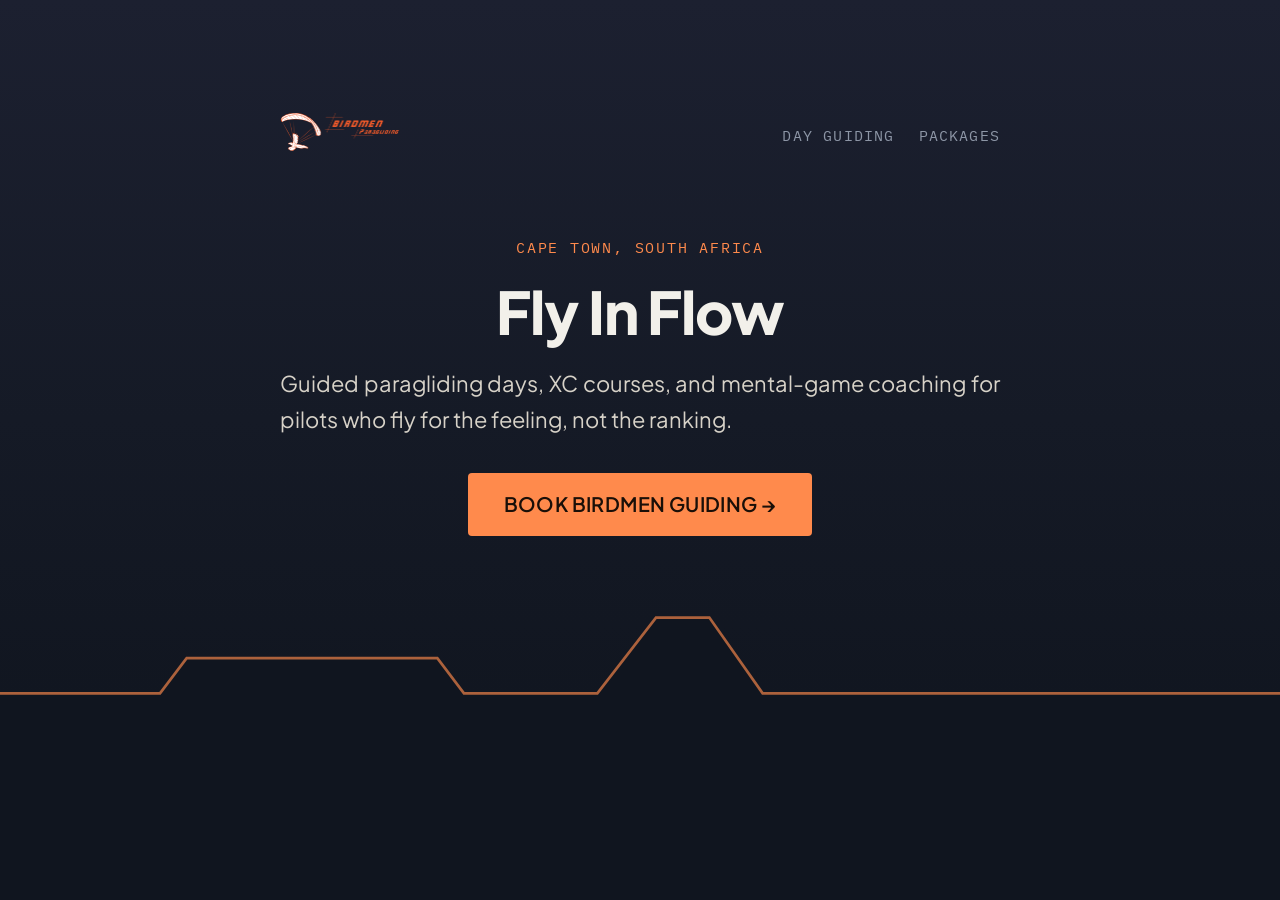
<file: index.html>
<!doctype html>
<html lang="en">
<head>
<meta charset="utf-8" />
<meta name="viewport" content="width=device-width, initial-scale=1" />
<title>Fly In Flow</title>
<meta name="description" content="Fly In Flow — guided paragliding and XC coaching for pilots who fly for the feeling, not the ranking." />
<meta property="og:site_name" content="Birdmen Paragliding" />
<meta property="og:type" content="website" />
<meta property="og:url" content="https://flyinflow.com/" />
<meta property="og:title" content="Fly In Flow" />
<meta property="og:description" content="Fly In Flow — guided paragliding and XC coaching for pilots who fly for the feeling, not the ranking." />
<meta property="og:image" content="https://flyinflow.com/birdmen-day-trips-hero.jpg" />
<meta name="twitter:card" content="summary_large_image" />
<meta name="twitter:title" content="Fly In Flow" />
<meta name="twitter:description" content="Fly In Flow — guided paragliding and XC coaching for pilots who fly for the feeling, not the ranking." />
<meta name="twitter:image" content="https://flyinflow.com/birdmen-day-trips-hero.jpg" />
<link rel="preconnect" href="https://fonts.googleapis.com">
<link rel="preconnect" href="https://fonts.gstatic.com" crossorigin>
<link href="https://fonts.googleapis.com/css2?family=Plus+Jakarta+Sans:wght@400;500;600;700;800&family=IBM+Plex+Mono:wght@400;500&display=swap" rel="stylesheet">
<link rel="icon" href="/favicon-48x48.png" type="image/png" sizes="48x48" />
<link rel="stylesheet" href="/styles.css" />
</head>
<body>
  <section class="hero" style="border-top:none; padding-bottom:0;">
    <div class="wrap" style="padding-top:40px;">
      <div class="site-nav">
        <a href="/"><img class="logo" src="/birdmen-logo.png" alt="Birdmen Paragliding" /></a>
        <nav class="site-nav-links">
          <a href="/birdmen-guiding">Day Guiding</a>
          <a href="/birdmen-packages">Packages</a>
        </nav>
      </div>
      <div style="text-align:center; padding-top:48px;">
        <p class="eyebrow">Cape Town, South Africa</p>
        <h1>Fly In Flow</h1>
        <p class="lede" style="margin:0 auto 36px;">Guided paragliding days, XC courses, and mental-game coaching for pilots who fly for the feeling, not the ranking.</p>
        <a class="cta" href="/birdmen-intake">Book Birdmen Guiding →</a>
      </div>
    </div>
    <svg class="ridge" viewBox="0 0 1200 160" preserveAspectRatio="none" aria-hidden="true">
      <path class="ridge-fill" d="M0,160 L0,95 L150,95 L175,62 L410,62 L435,95 L560,95 L615,24 L665,24 L715,95 L1200,95 L1200,160 Z" />
      <path class="ridge-line" d="M0,95 L150,95 L175,62 L410,62 L435,95 L560,95 L615,24 L665,24 L715,95 L1200,95" />
    </svg>
  </section>
</body>
</html>
</file>
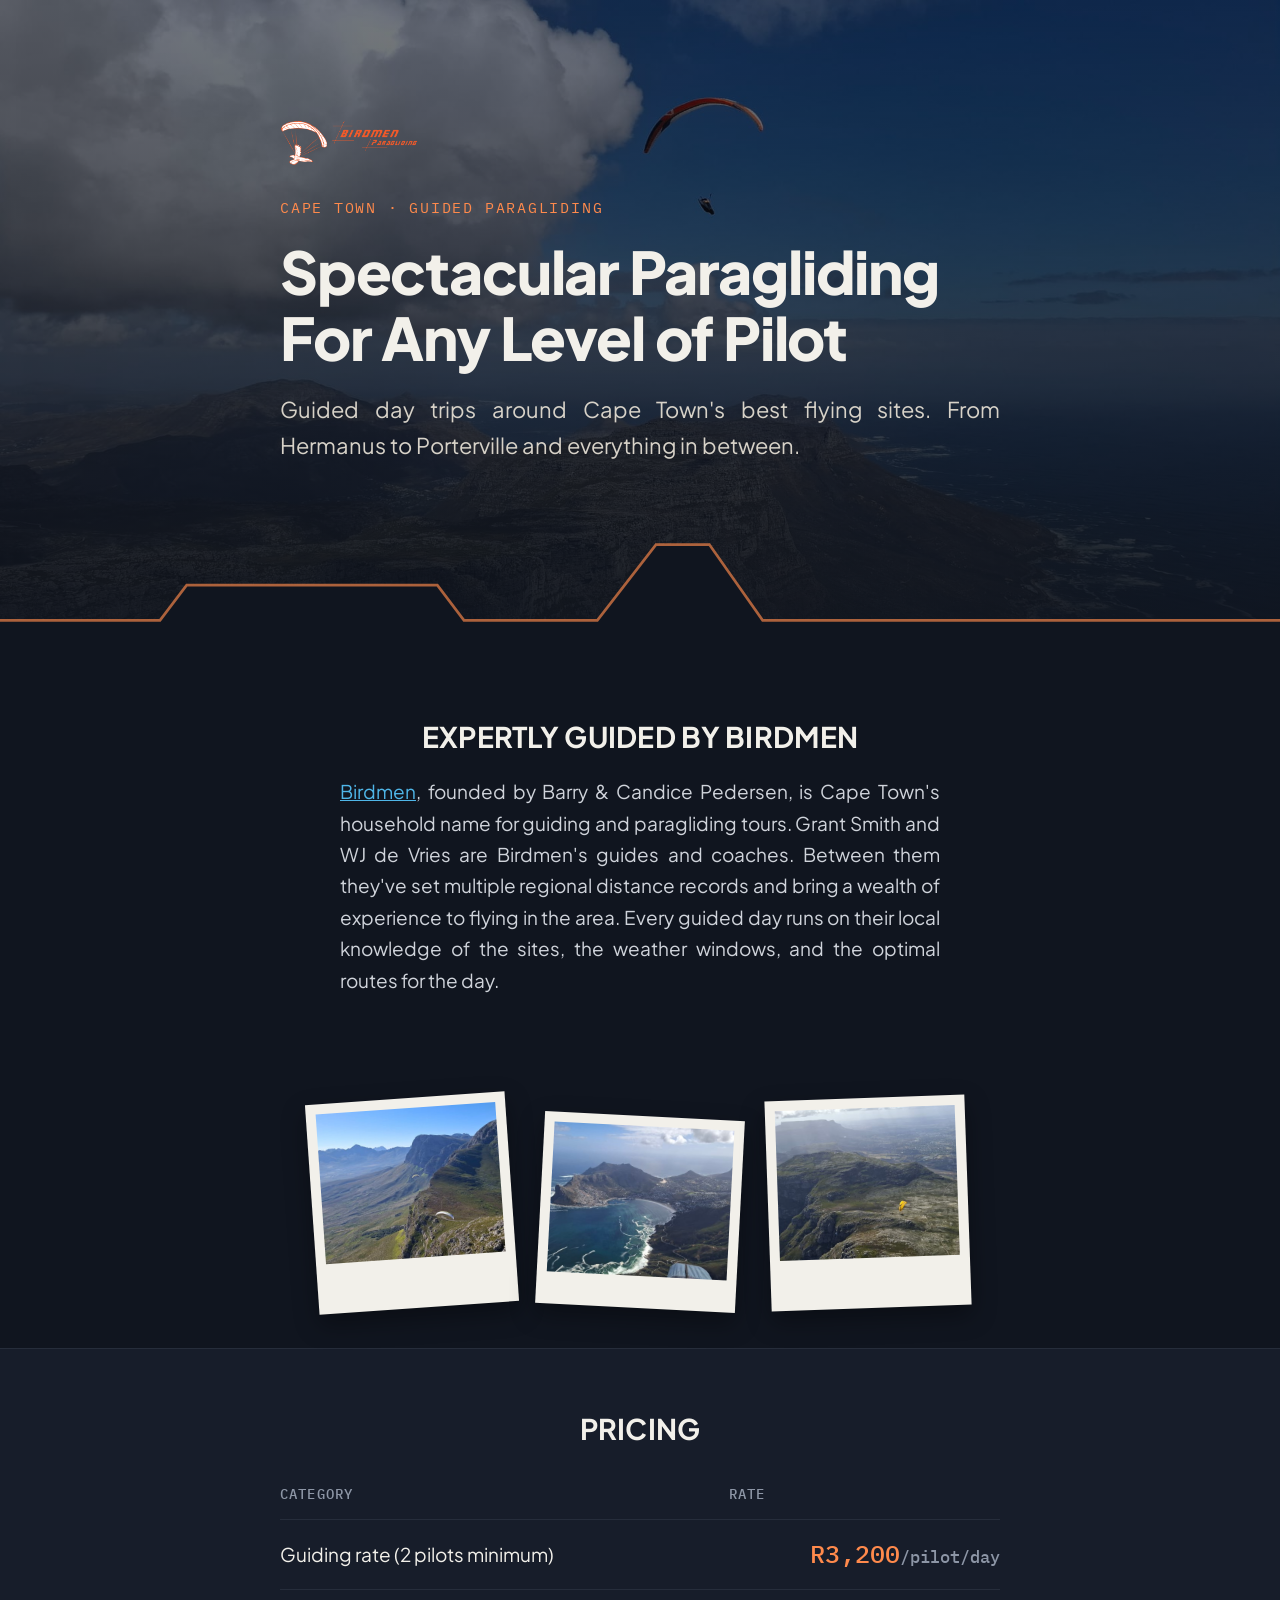
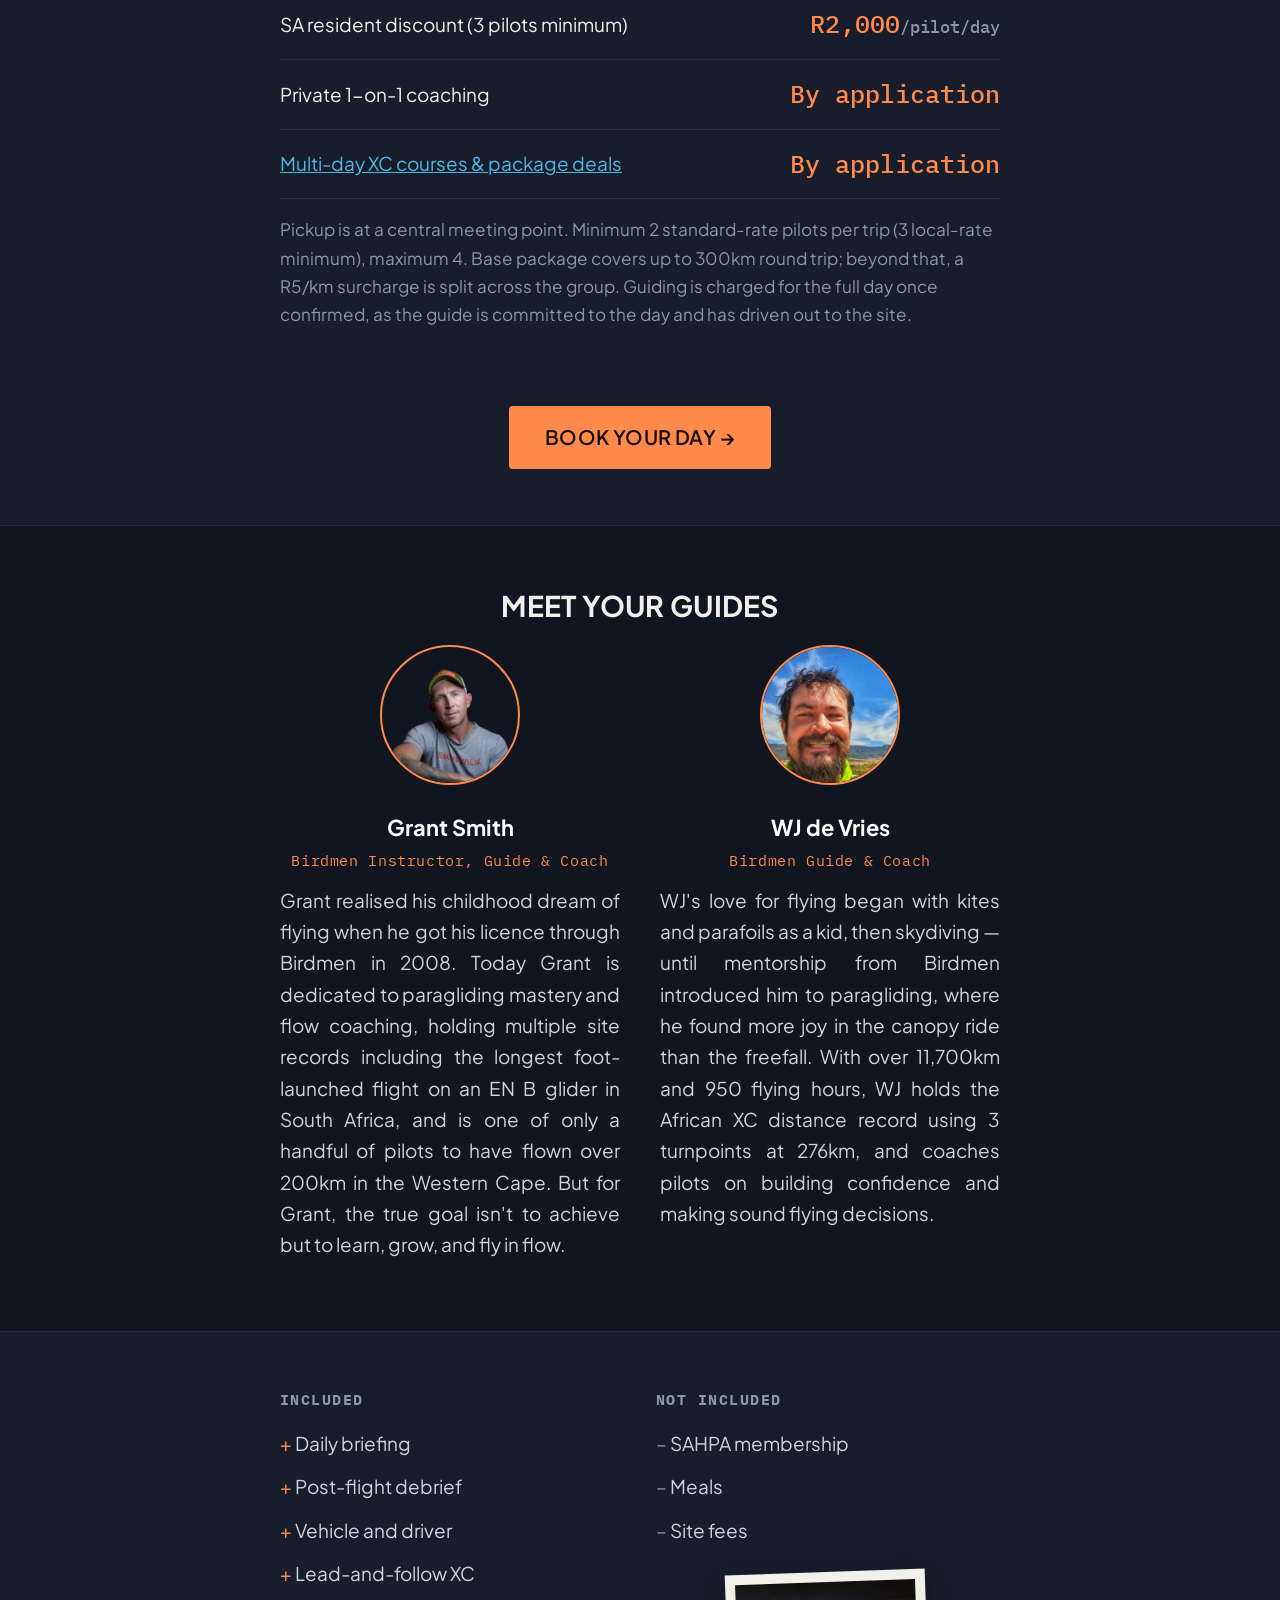
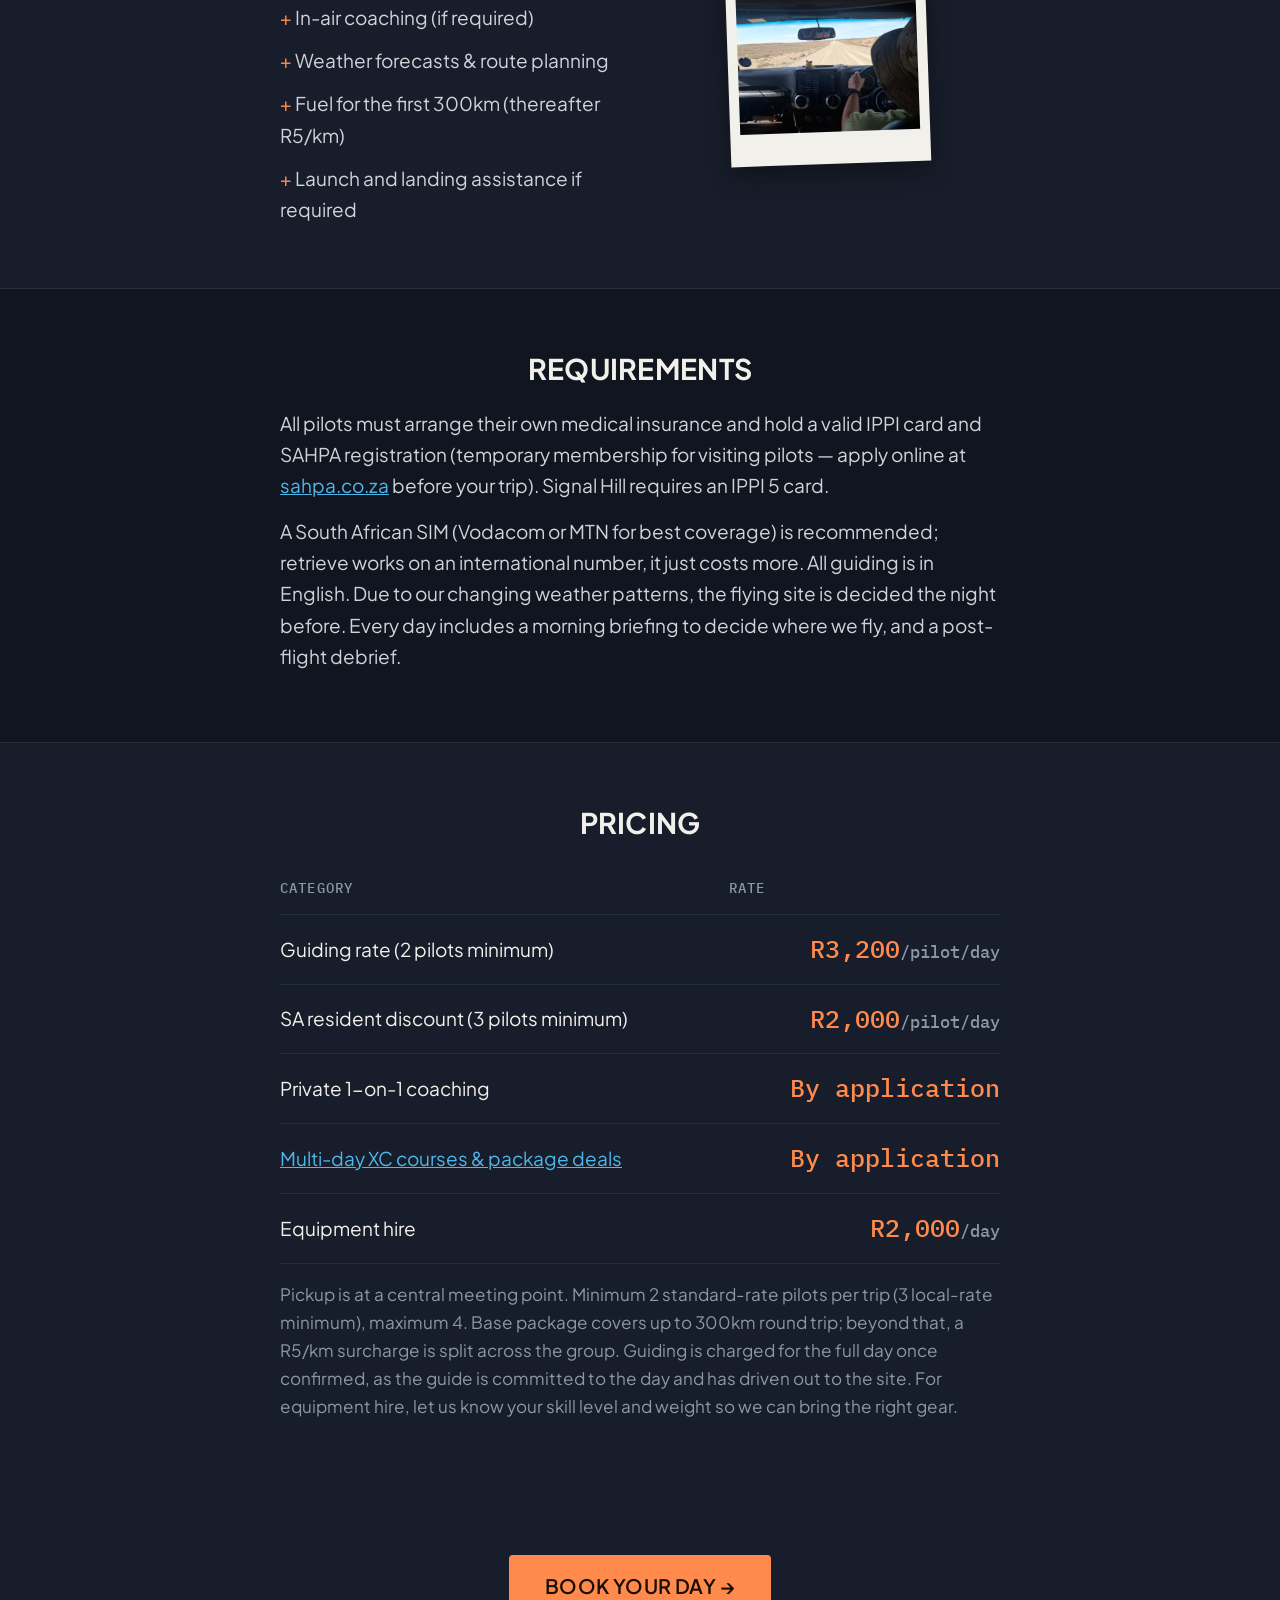
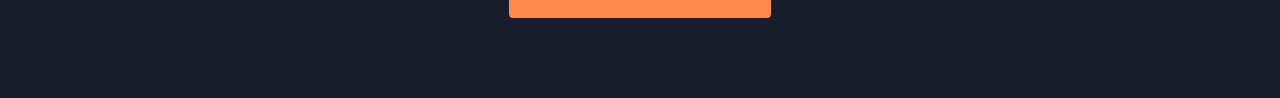
<file: birdmen-day-trips/index.html>
<!doctype html>
<html lang="en">
<head>
<meta charset="utf-8" />
<meta name="viewport" content="width=device-width, initial-scale=1" />
<title>Birdmen Paragliding | Guiding </title>
<meta name="description" content="Guided paragliding days around Cape Town. R3,200/pilot/day, R2,000 for local SA residents and Sparrows." />
<link rel="preconnect" href="https://fonts.googleapis.com">
<link rel="preconnect" href="https://fonts.gstatic.com" crossorigin>
<link href="https://fonts.googleapis.com/css2?family=Plus+Jakarta+Sans:wght@400;500;600;700;800&family=IBM+Plex+Mono:wght@400;500&display=swap" rel="stylesheet">
<link rel="icon" href="/favicon-48x48.png" type="image/png" sizes="48x48" />
<link rel="stylesheet" href="/styles.css" />
<style>
  h1, h2, h3 { text-align: center; }
  .two-col h3, .two-col ul { text-align: left; }
  .intro-text { text-align: justify; max-width: 600px; margin-left: auto; margin-right: auto; }
  .no-border { padding: 24px 0 88px; }
  .guide-card { text-align: center; }
  .guide-card .bio { text-align: justify; }
  .hero h1 { text-align: left; max-width: 820px; }
</style>
</head>
<body>
  <section class="hero hero-photo" style="border-top:none; background-image:url('/birdmen-day-trips-hero.jpg');">
    <div class="wrap">
      <img class="logo" src="/birdmen-logo.png" alt="Birdmen Paragliding" />
      <p class="eyebrow">Cape Town · Guided Paragliding</p>
      <h1>Spectacular Paragliding For Any Level of Pilot</h1>
      <p class="lede">Guided day trips around Cape Town's best flying sites. From Hermanus to Porterville and everything in between.</p>
    </div>
    <svg class="ridge" viewBox="0 0 1200 160" preserveAspectRatio="none" aria-hidden="true">
      <path class="ridge-fill" d="M0,160 L0,95 L150,95 L175,62 L410,62 L435,95 L560,95 L615,24 L665,24 L715,95 L1200,95 L1200,160 Z" />
      <path class="ridge-line" d="M0,95 L150,95 L175,62 L410,62 L435,95 L560,95 L615,24 L665,24 L715,95 L1200,95" />
    </svg>
  </section>

  <section class="bg-a no-border">
    <div class="wrap">
      <h2>Expertly Guided by Birdmen</h2>
      <p class="intro-text"><a href="https://birdmen.co.za">Birdmen</a>, founded by Barry &amp; Candice Pedersen, is Cape Town's household name for guiding and paragliding tours. Grant Smith and WJ de Vries are Birdmen's guides and coaches. Between them they've set multiple regional distance records and bring a wealth of experience to flying in the area. Every guided day runs on their local knowledge of the sites, the weather windows, and the optimal routes for the day.</p>
    </div>
  </section>

  <div class="polaroid-row bg-a" style="margin:0; padding-top:0;">
    <div class="polaroid"><img src="/polaroid-sir-lowrys-pass-paragliding.jpg" alt="Flying Sir Lowry's Pass" /></div>
    <div class="polaroid"><img src="/polaroid-hout-bay-paragliding-cape-town.jpg" alt="Flying over Hout Bay" /></div>
    <div class="polaroid"><img src="/polaroid-noordhoek-peak-paragliding-cape-town.jpg" alt="Flying Noordhoek Peak" /></div>
  </div>

  <section class="bg-b">
    <div class="wrap">
      <h2>Pricing</h2>
      <table class="rates">
        <tr><th>Category</th><th>Rate</th></tr>
        <tr><td>Guiding rate (2 pilots minimum)</td><td class="rate">R3,200<span class="note">/pilot/day</span></td></tr>
        <tr><td>SA resident discount (3 pilots minimum)</td><td class="rate">R2,000<span class="note">/pilot/day</span></td></tr>
        <tr><td>Private 1-on-1 coaching</td><td class="rate">By application</td></tr>
        <tr><td><a href="/birdmen-packages">Multi-day XC courses &amp; package deals</a></td><td class="rate">By application</td></tr>
      </table>
      <p class="note">Pickup is at a central meeting point. Minimum 2 standard-rate pilots per trip (3 local-rate minimum), maximum 4. Base package covers up to 300km round trip; beyond that, a R5/km surcharge is split across the group. Guiding is charged for the full day once confirmed, as the guide is committed to the day and has driven out to the site.</p>
      <div class="cta-band" style="padding-bottom:0;">
        <a class="cta" href="/birdmen-intake">Book Your Day →</a>
      </div>
    </div>
  </section>

  <section class="bg-a">
    <div class="wrap">
      <h2>Meet your guides</h2>
      <div class="guides">
        <div class="guide-card">
          <img src="/grant-bio.webp" alt="Grant Smith" />
          <h3>Grant Smith</h3>
          <p class="role">Birdmen Instructor, Guide & Coach</p>
          <p class="bio">Grant realised his childhood dream of flying when he got his licence through Birdmen in 2008. Today Grant is dedicated to paragliding mastery and flow coaching, holding multiple site records including the longest foot-launched flight on an EN B glider in South Africa, and is one of only a handful of pilots to have flown over 200km in the Western Cape. But for Grant, the true goal isn't to achieve but to learn, grow, and fly in flow.</p>
        </div>
        <div class="guide-card">
          <img src="/wj-bio.jpg" alt="WJ de Vries" />
          <h3>WJ de Vries</h3>
          <p class="role">Birdmen Guide & Coach</p>
          <p class="bio">WJ's love for flying began with kites and parafoils as a kid, then skydiving &mdash; until mentorship from Birdmen introduced him to paragliding, where he found more joy in the canopy ride than the freefall. With over 11,700km and 950 flying hours, WJ holds the African XC distance record using 3 turnpoints at 276km, and coaches pilots on building confidence and making sound flying decisions.</p>
        </div>
      </div>
    </div>
  </section>

  <section class="bg-b">
    <div class="wrap two-col">
      <div>
        <h3>Included</h3>
        <ul class="included">
          <li>Daily briefing</li>
          <li>Post-flight debrief</li>
          <li>Vehicle and driver</li>
          <li>Lead-and-follow XC</li>
          <li>In-air coaching (if required)</li>
          <li>Weather forecasts &amp; route planning</li>
          <li>Fuel for the first 300km (thereafter R5/km)</li>
          <li>Launch and landing assistance if required</li>
        </ul>
      </div>
      <div>
        <h3>Not included</h3>
        <ul class="excluded">
          <li>SAHPA membership</li>
          <li>Meals</li>
          <li>Site fees</li>
        </ul>
        <div class="polaroid"><img src="/polaroid-desert-paragliding-retrieve.jpg" alt="Birdmen pilots on retrieve" /></div>
      </div>
    </div>
  </section>

  <section class="bg-a">
    <div class="wrap">
      <h2>Requirements</h2>
      <p>All pilots must arrange their own medical insurance and hold a valid IPPI card and SAHPA registration (temporary membership for visiting pilots &mdash; apply online at <a href="https://sahpa.co.za/membership/foreign-membership/">sahpa.co.za</a> before your trip). Signal Hill requires an IPPI 5 card.</p>
      <p>A South African SIM (Vodacom or MTN for best coverage) is recommended; retrieve works on an international number, it just costs more. All guiding is in English. Due to our changing weather patterns, the flying site is decided the night before. Every day includes a morning briefing to decide where we fly, and a post-flight debrief.</p>
    </div>
  </section>

  <section class="bg-b">
    <div class="wrap">
      <h2>Pricing</h2>
      <table class="rates">
        <tr><th>Category</th><th>Rate</th></tr>
        <tr><td>Guiding rate (2 pilots minimum)</td><td class="rate">R3,200<span class="note">/pilot/day</span></td></tr>
        <tr><td>SA resident discount (3 pilots minimum)</td><td class="rate">R2,000<span class="note">/pilot/day</span></td></tr>
        <tr><td>Private 1-on-1 coaching</td><td class="rate">By application</td></tr>
        <tr><td><a href="/birdmen-packages">Multi-day XC courses &amp; package deals</a></td><td class="rate">By application</td></tr>
        <tr><td>Equipment hire</td><td class="rate">R2,000<span class="note">/day</span></td></tr>
      </table>
      <p class="note">Pickup is at a central meeting point. Minimum 2 standard-rate pilots per trip (3 local-rate minimum), maximum 4. Base package covers up to 300km round trip; beyond that, a R5/km surcharge is split across the group. Guiding is charged for the full day once confirmed, as the guide is committed to the day and has driven out to the site. For equipment hire, let us know your skill level and weight so we can bring the right gear.</p>
    </div>
  </section>

  <div class="cta-band bg-b" style="margin:0;">
    <a class="cta" href="/birdmen-intake">Book Your Day →</a>
  </div>
</body>
</html>
</file>
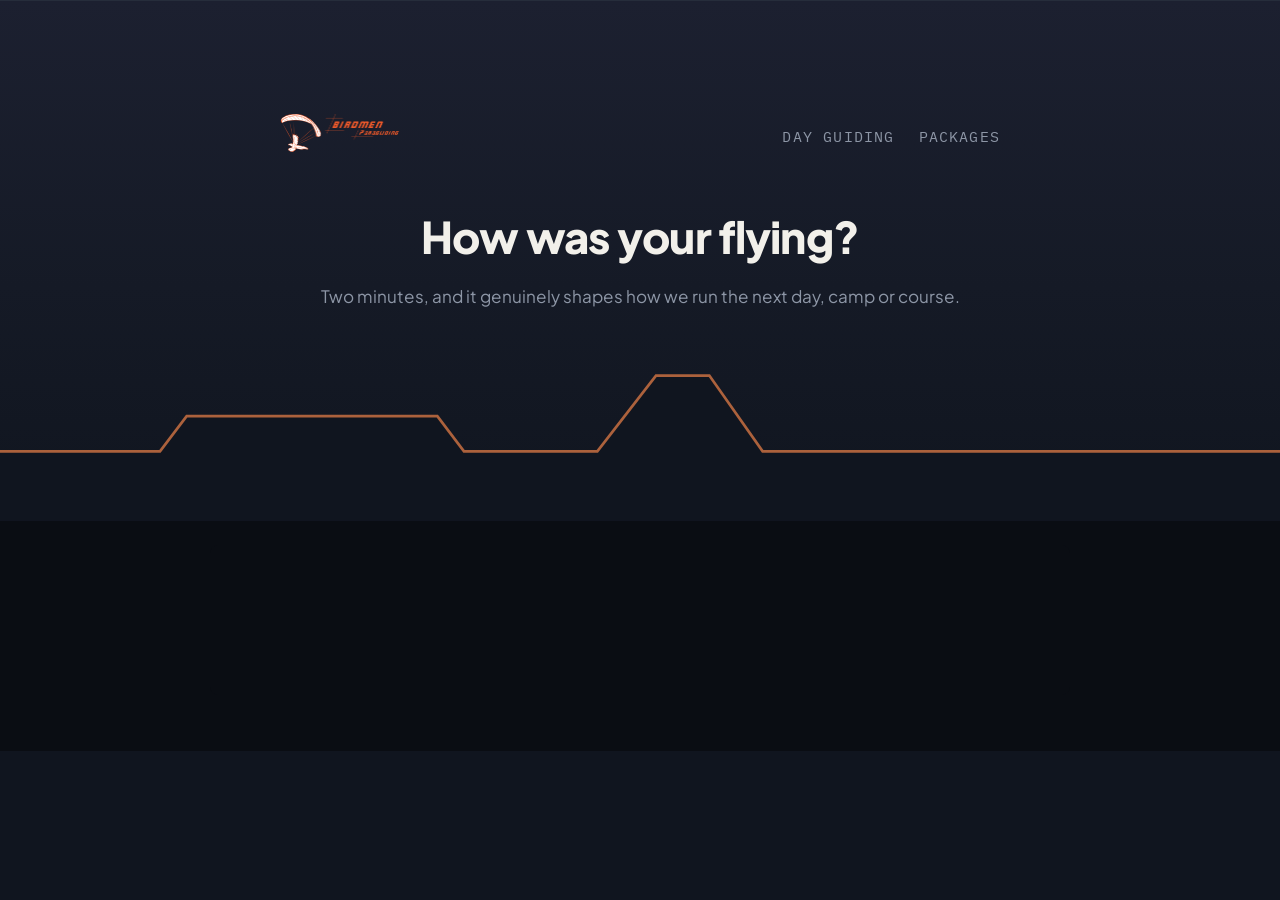
<file: birdmen-feedback/index.html>
<!doctype html>
<html lang="en">
<head>
<meta charset="utf-8" />
<meta name="viewport" content="width=device-width, initial-scale=1" />
<title>Feedback | Birdmen Paragliding</title>
<meta name="description" content="Flew with Birdmen? Give us two minutes of feedback so we can keep improving." />
<meta property="og:site_name" content="Birdmen Paragliding" />
<meta property="og:type" content="website" />
<meta property="og:url" content="https://flyinflow.com/birdmen-feedback" />
<meta property="og:title" content="Feedback | Birdmen Paragliding" />
<meta property="og:description" content="Flew with Birdmen? Give us two minutes of feedback so we can keep improving." />
<meta property="og:image" content="https://flyinflow.com/birdmen-day-trips-hero.jpg" />
<meta name="twitter:card" content="summary_large_image" />
<meta name="twitter:title" content="Feedback | Birdmen Paragliding" />
<meta name="twitter:description" content="Flew with Birdmen? Give us two minutes of feedback so we can keep improving." />
<meta name="twitter:image" content="https://flyinflow.com/birdmen-day-trips-hero.jpg" />
<meta name="robots" content="noindex,nofollow" />
<link rel="preconnect" href="https://fonts.googleapis.com">
<link rel="preconnect" href="https://fonts.gstatic.com" crossorigin>
<link href="https://fonts.googleapis.com/css2?family=Plus+Jakarta+Sans:wght@400;500;600;700;800&family=IBM+Plex+Mono:wght@400;500&display=swap" rel="stylesheet">
<link rel="icon" href="/favicon-48x48.png" type="image/png" sizes="48x48" />
<link rel="stylesheet" href="/styles.css" />
<style>
  .tally-section {
    background: #0a0d13;
    padding: 0;
  }
  .tally-wrap {
    max-width: 900px;
    margin: 0 auto;
    padding: 24px 20px 56px;
  }
  iframe.tally-embed {
    display: block;
    width: 100%;
    border: none;
    border-radius: 8px;
    background: #0a0d13;
  }
</style>
</head>
<body>
  <section class="hero" style="padding-bottom:0;">
    <div class="wrap" style="padding-top:40px; padding-bottom:40px;">
      <div class="site-nav">
        <a href="/"><img class="logo" src="/birdmen-logo.png" alt="Birdmen Paragliding" /></a>
        <nav class="site-nav-links">
          <a href="/birdmen-guiding">Day Guiding</a>
          <a href="/birdmen-packages">Packages</a>
        </nav>
      </div>
      <div style="text-align:center; padding-top:24px;">
        <h1 style="font-size:clamp(1.6rem,4vw,2.3rem);">How was your flying?</h1>
        <p class="note" style="margin:16px 0 0;">Two minutes, and it genuinely shapes how we run the next day, camp or course.</p>
      </div>
    </div>
    <svg class="ridge" viewBox="0 0 1200 160" preserveAspectRatio="none" aria-hidden="true">
      <path class="ridge-fill" d="M0,160 L0,95 L150,95 L175,62 L410,62 L435,95 L560,95 L615,24 L665,24 L715,95 L1200,95 L1200,160 Z" />
      <path class="ridge-line" d="M0,95 L150,95 L175,62 L410,62 L435,95 L560,95 L615,24 L665,24 L715,95 L1200,95" />
    </svg>
  </section>

  <div class="tally-section">
    <div class="tally-wrap">
      <iframe class="tally-embed" data-tally-src="https://tally.so/embed/KpplY7?alignLeft=1&hideTitle=1&dynamicHeight=1" title="Birdmen Feedback" loading="lazy"></iframe>
    </div>
  </div>
  <script src="https://tally.so/widgets/embed.js"></script>
  <script>
    window.addEventListener('load', function () { if (typeof Tally !== 'undefined') Tally.loadEmbeds(); });
  </script>
</body>
</html>
</file>
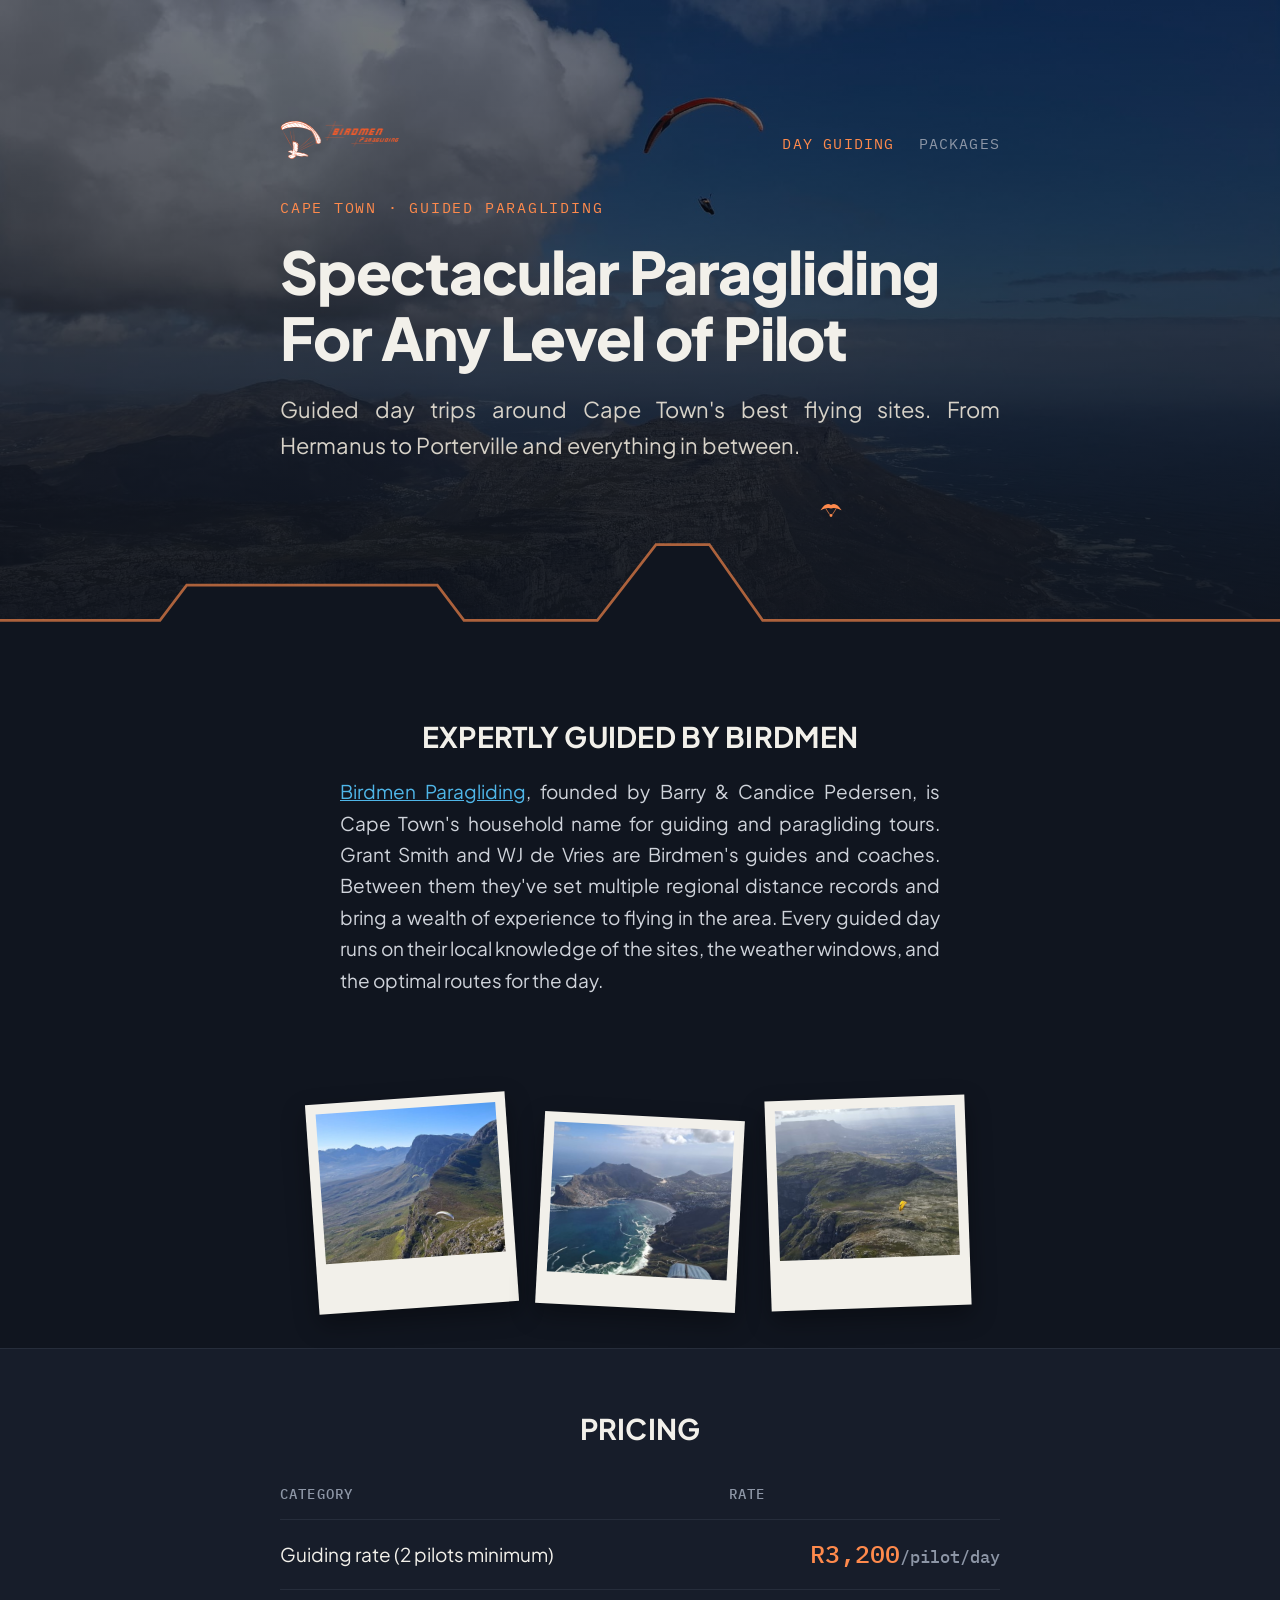
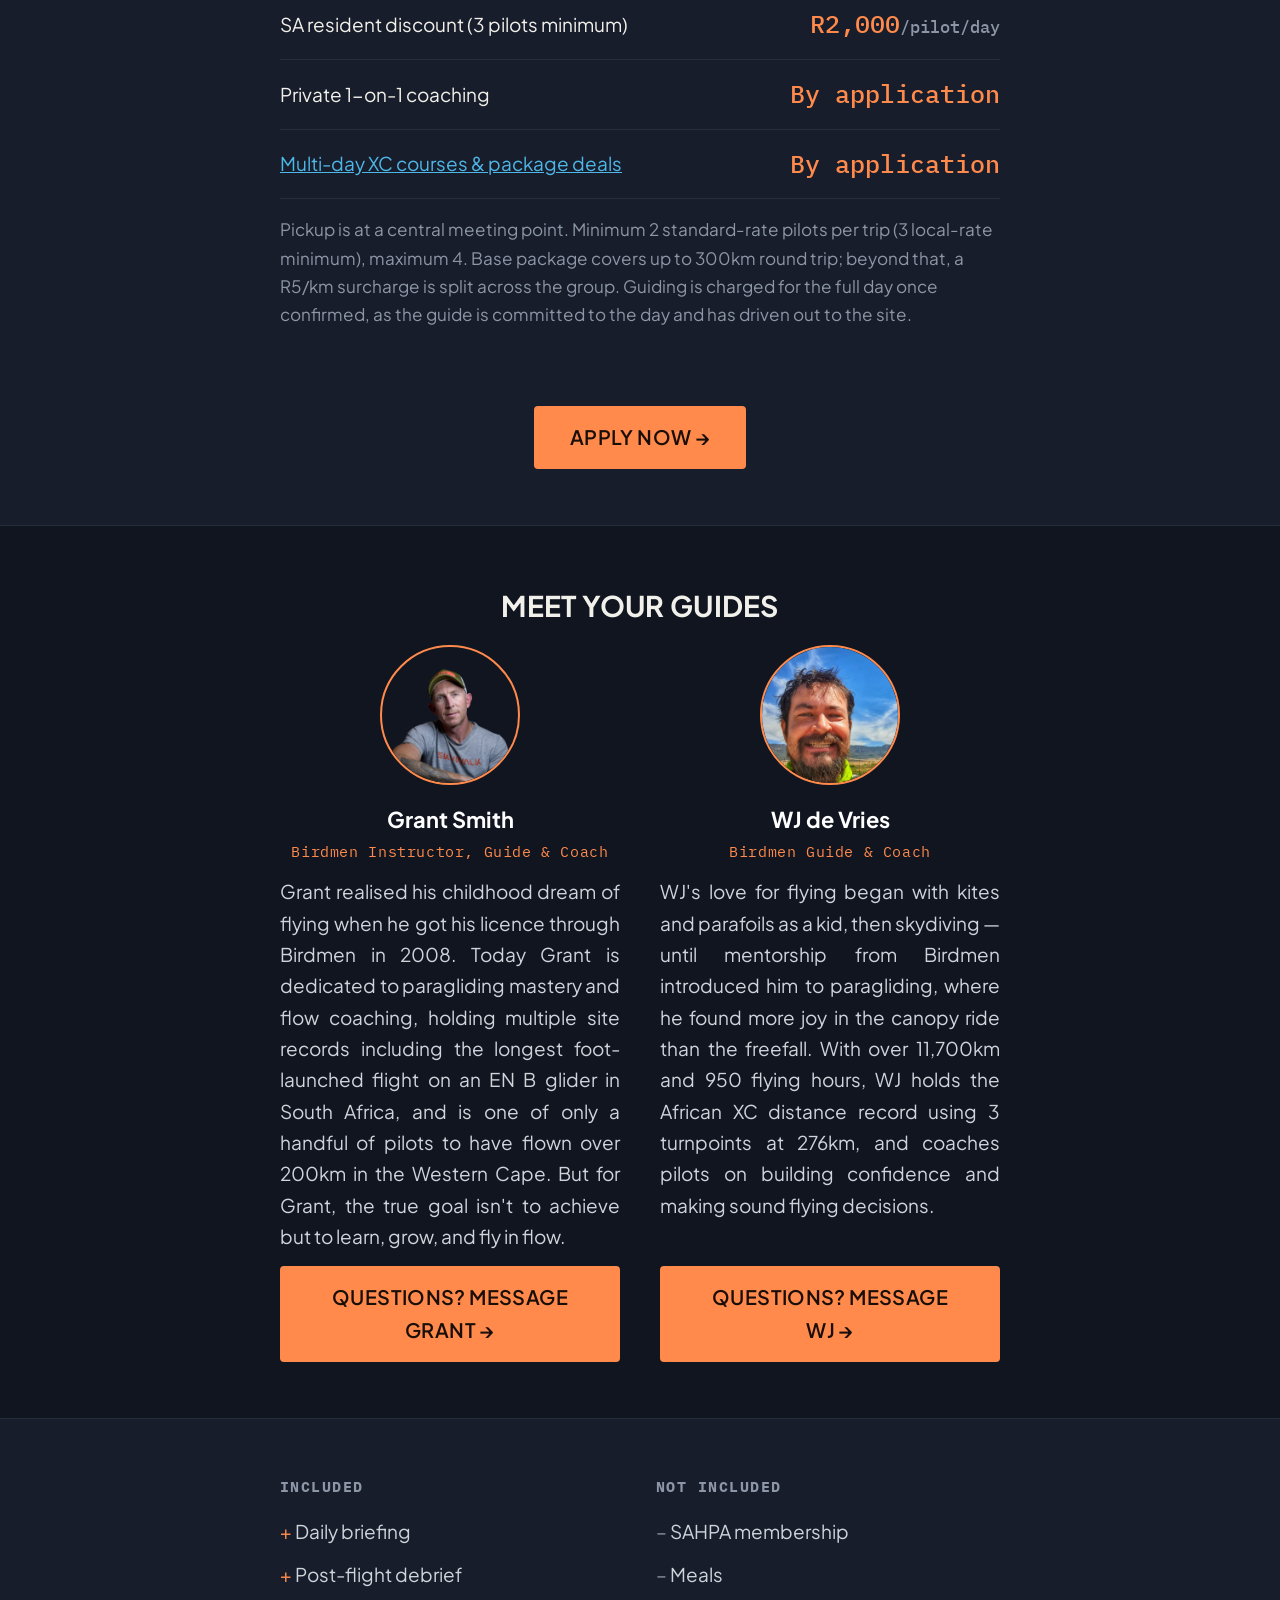
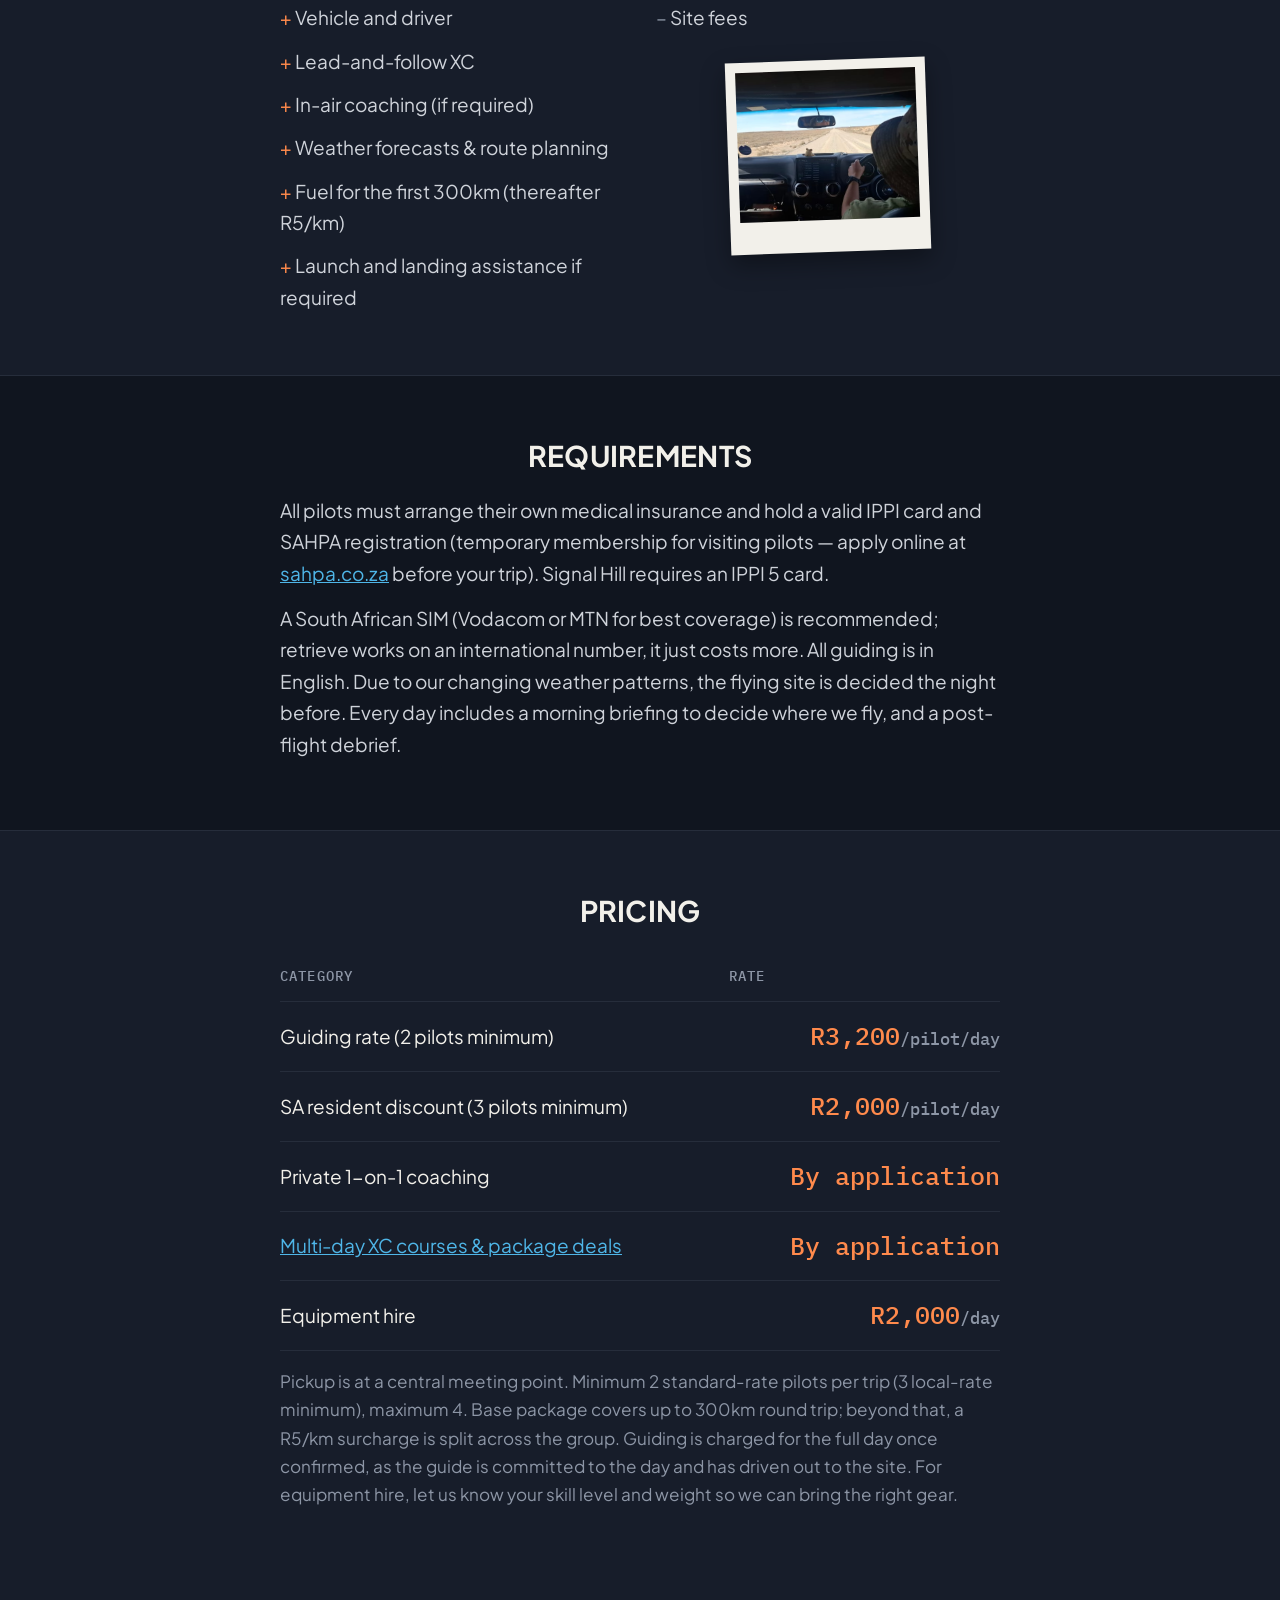
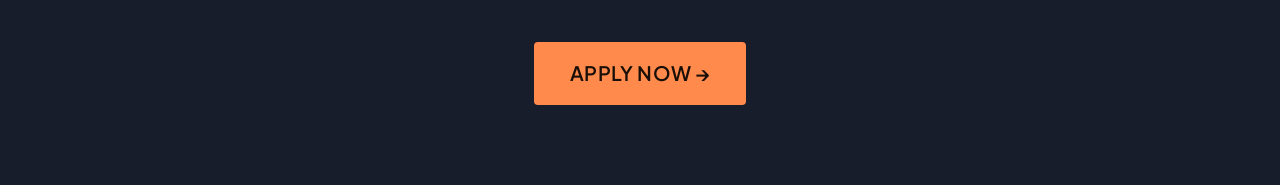
<file: birdmen-guiding/index.html>
<!doctype html>
<html lang="en">
<head>
<meta charset="utf-8" />
<meta name="viewport" content="width=device-width, initial-scale=1" />
<title>Para-guiding | Birdmen Paragliding </title>
<meta name="description" content="Guided paragliding days around Cape Town. R3,200/pilot/day, R2,000 for local SA residents and Sparrows." />
<meta property="og:site_name" content="Birdmen Paragliding" />
<meta property="og:type" content="website" />
<meta property="og:url" content="https://flyinflow.com/birdmen-guiding" />
<meta property="og:title" content="Para-guiding | Birdmen Paragliding" />
<meta property="og:description" content="Guided paragliding days around Cape Town. R3,200/pilot/day, R2,000 for local SA residents and Sparrows." />
<meta property="og:image" content="https://flyinflow.com/birdmen-day-trips-hero.jpg" />
<meta name="twitter:card" content="summary_large_image" />
<meta name="twitter:title" content="Para-guiding | Birdmen Paragliding" />
<meta name="twitter:description" content="Guided paragliding days around Cape Town. R3,200/pilot/day, R2,000 for local SA residents and Sparrows." />
<meta name="twitter:image" content="https://flyinflow.com/birdmen-day-trips-hero.jpg" />
<link rel="preconnect" href="https://fonts.googleapis.com">
<link rel="preconnect" href="https://fonts.gstatic.com" crossorigin>
<link href="https://fonts.googleapis.com/css2?family=Plus+Jakarta+Sans:wght@400;500;600;700;800&family=IBM+Plex+Mono:wght@400;500&display=swap" rel="stylesheet">
<link rel="icon" href="/favicon-48x48.png" type="image/png" sizes="48x48" />
<link rel="stylesheet" href="/styles.css" />
<style>
  h1, h2, h3 { text-align: center; }
  .two-col h3, .two-col ul { text-align: left; }
  .intro-text { text-align: justify; max-width: 600px; margin-left: auto; margin-right: auto; }
  .no-border { padding: 24px 0 88px; }
  .guide-card { text-align: center; display: flex; flex-direction: column; }
  .guide-card img { align-self: center; }
  .guide-card .bio { text-align: justify; }
  .guide-whatsapp { display: inline-block; align-self: center; margin-top: auto; padding: 8px 18px; font-size: 0.82rem; }
  .hero h1 { text-align: left; max-width: 820px; }
</style>
</head>
<body>
  <section class="hero hero-photo" style="border-top:none; background-image:url('/birdmen-day-trips-hero.jpg');">
    <div class="wrap">
      <div class="site-nav">
        <a href="/"><img class="logo" src="/birdmen-logo.png" alt="Birdmen Paragliding" /></a>
        <nav class="site-nav-links">
          <a href="/birdmen-guiding" class="active">Day Guiding</a>
          <a href="/birdmen-packages">Packages</a>
        </nav>
      </div>
      <p class="eyebrow">Cape Town · Guided Paragliding</p>
      <h1>Spectacular Paragliding For Any Level of Pilot</h1>
      <p class="lede">Guided day trips around Cape Town's best flying sites. From Hermanus to Porterville and everything in between.</p>
    </div>
    <svg class="ridge" viewBox="0 0 1200 160" preserveAspectRatio="none" aria-hidden="true">
      <path class="ridge-fill" d="M0,160 L0,95 L150,95 L175,62 L410,62 L435,95 L560,95 L615,24 L665,24 L715,95 L1200,95 L1200,160 Z" />
      <path class="ridge-line" d="M0,95 L150,95 L175,62 L410,62 L435,95 L560,95 L615,24 L665,24 L715,95 L1200,95" />
    </svg>
    <svg class="hero-glider" viewBox="0 0 32 24" aria-hidden="true">
      <path d="M4,14 Q10,4 16,8 Q22,4 28,14 Q20,10 16,12 Q12,10 4,14 Z" fill="var(--sunset)" />
      <line x1="10" y1="12" x2="14.5" y2="19" stroke="var(--sunset)" stroke-width="0.8" />
      <line x1="22" y1="12" x2="17.5" y2="19" stroke="var(--sunset)" stroke-width="0.8" />
      <circle cx="16" cy="20" r="1.6" fill="var(--sunset)" />
    </svg>
  </section>

  <section class="bg-a no-border">
    <div class="wrap">
      <h2>Expertly Guided by Birdmen</h2>
      <p class="intro-text"><a href="https://birdmen.co.za">Birdmen Paragliding</a>, founded by Barry &amp; Candice Pedersen, is Cape Town's household name for guiding and paragliding tours. Grant Smith and WJ de Vries are Birdmen's guides and coaches. Between them they've set multiple regional distance records and bring a wealth of experience to flying in the area. Every guided day runs on their local knowledge of the sites, the weather windows, and the optimal routes for the day.</p>
    </div>
  </section>

  <div class="polaroid-row bg-a" style="margin:0; padding-top:0;">
    <div class="polaroid"><img src="/polaroid-sir-lowrys-pass-paragliding.jpg" alt="Flying Sir Lowry's Pass" /></div>
    <div class="polaroid"><img src="/polaroid-hout-bay-paragliding-cape-town.jpg" alt="Flying over Hout Bay" /></div>
    <div class="polaroid"><img src="/polaroid-noordhoek-peak-paragliding-cape-town.jpg" alt="Flying Noordhoek Peak" /></div>
  </div>

  <section class="bg-b">
    <div class="wrap">
      <h2>Pricing</h2>
      <table class="rates">
        <tr><th>Category</th><th>Rate</th></tr>
        <tr><td>Guiding rate (2 pilots minimum)</td><td class="rate">R3,200<span class="note">/pilot/day</span></td></tr>
        <tr><td>SA resident discount (3 pilots minimum)</td><td class="rate">R2,000<span class="note">/pilot/day</span></td></tr>
        <tr><td>Private 1-on-1 coaching</td><td class="rate">By application</td></tr>
        <tr><td><a href="/birdmen-packages">Multi-day XC courses &amp; package deals</a></td><td class="rate">By application</td></tr>
      </table>
      <p class="note">Pickup is at a central meeting point. Minimum 2 standard-rate pilots per trip (3 local-rate minimum), maximum 4. Base package covers up to 300km round trip; beyond that, a R5/km surcharge is split across the group. Guiding is charged for the full day once confirmed, as the guide is committed to the day and has driven out to the site.</p>
      <div class="cta-band" style="padding-bottom:0;">
        <a class="cta" href="/birdmen-intake">Apply Now →</a>
      </div>
    </div>
  </section>

  <section class="bg-a">
    <div class="wrap">
      <h2>Meet your guides</h2>
      <div class="guides">
        <div class="guide-card">
          <img src="/grant-bio.webp" alt="Grant Smith" />
          <h3>Grant Smith</h3>
          <p class="role">Birdmen Instructor, Guide & Coach</p>
          <p class="bio">Grant realised his childhood dream of flying when he got his licence through Birdmen in 2008. Today Grant is dedicated to paragliding mastery and flow coaching, holding multiple site records including the longest foot-launched flight on an EN B glider in South Africa, and is one of only a handful of pilots to have flown over 200km in the Western Cape. But for Grant, the true goal isn't to achieve but to learn, grow, and fly in flow.</p>
          <a class="cta guide-whatsapp" href="https://wa.me/27792708597?text=Hi%20Grant%2C%20I%27d%20like%20to%20enquire%20about%20guiding%20with%20Birdmen." target="_blank" rel="noopener">Questions? Message Grant →</a>
        </div>
        <div class="guide-card">
          <img src="/wj-bio.jpg" alt="WJ de Vries" />
          <h3>WJ de Vries</h3>
          <p class="role">Birdmen Guide & Coach</p>
          <p class="bio">WJ's love for flying began with kites and parafoils as a kid, then skydiving &mdash; until mentorship from Birdmen introduced him to paragliding, where he found more joy in the canopy ride than the freefall. With over 11,700km and 950 flying hours, WJ holds the African XC distance record using 3 turnpoints at 276km, and coaches pilots on building confidence and making sound flying decisions.</p>
          <a class="cta guide-whatsapp" href="https://wa.me/27715994970?text=Hi%20WJ%2C%20I%27d%20like%20to%20enquire%20about%20guiding%20with%20Birdmen." target="_blank" rel="noopener">Questions? Message WJ →</a>
        </div>
      </div>
    </div>
  </section>

  <section class="bg-b">
    <div class="wrap two-col">
      <div>
        <h3>Included</h3>
        <ul class="included">
          <li>Daily briefing</li>
          <li>Post-flight debrief</li>
          <li>Vehicle and driver</li>
          <li>Lead-and-follow XC</li>
          <li>In-air coaching (if required)</li>
          <li>Weather forecasts &amp; route planning</li>
          <li>Fuel for the first 300km (thereafter R5/km)</li>
          <li>Launch and landing assistance if required</li>
        </ul>
      </div>
      <div>
        <h3>Not included</h3>
        <ul class="excluded">
          <li>SAHPA membership</li>
          <li>Meals</li>
          <li>Site fees</li>
        </ul>
        <div class="polaroid"><img src="/polaroid-desert-paragliding-retrieve.jpg" alt="Birdmen pilots on retrieve" /></div>
      </div>
    </div>
  </section>

  <section class="bg-a">
    <div class="wrap">
      <h2>Requirements</h2>
      <p>All pilots must arrange their own medical insurance and hold a valid IPPI card and SAHPA registration (temporary membership for visiting pilots &mdash; apply online at <a href="https://sahpa.co.za/membership/foreign-membership/">sahpa.co.za</a> before your trip). Signal Hill requires an IPPI 5 card.</p>
      <p>A South African SIM (Vodacom or MTN for best coverage) is recommended; retrieve works on an international number, it just costs more. All guiding is in English. Due to our changing weather patterns, the flying site is decided the night before. Every day includes a morning briefing to decide where we fly, and a post-flight debrief.</p>
    </div>
  </section>

  <section class="bg-b">
    <div class="wrap">
      <h2>Pricing</h2>
      <table class="rates">
        <tr><th>Category</th><th>Rate</th></tr>
        <tr><td>Guiding rate (2 pilots minimum)</td><td class="rate">R3,200<span class="note">/pilot/day</span></td></tr>
        <tr><td>SA resident discount (3 pilots minimum)</td><td class="rate">R2,000<span class="note">/pilot/day</span></td></tr>
        <tr><td>Private 1-on-1 coaching</td><td class="rate">By application</td></tr>
        <tr><td><a href="/birdmen-packages">Multi-day XC courses &amp; package deals</a></td><td class="rate">By application</td></tr>
        <tr><td>Equipment hire</td><td class="rate">R2,000<span class="note">/day</span></td></tr>
      </table>
      <p class="note">Pickup is at a central meeting point. Minimum 2 standard-rate pilots per trip (3 local-rate minimum), maximum 4. Base package covers up to 300km round trip; beyond that, a R5/km surcharge is split across the group. Guiding is charged for the full day once confirmed, as the guide is committed to the day and has driven out to the site. For equipment hire, let us know your skill level and weight so we can bring the right gear.</p>
    </div>
  </section>

  <div class="cta-band bg-b" style="margin:0;">
    <a class="cta" href="/birdmen-intake">Apply Now →</a>
  </div>
</body>
</html>
</file>
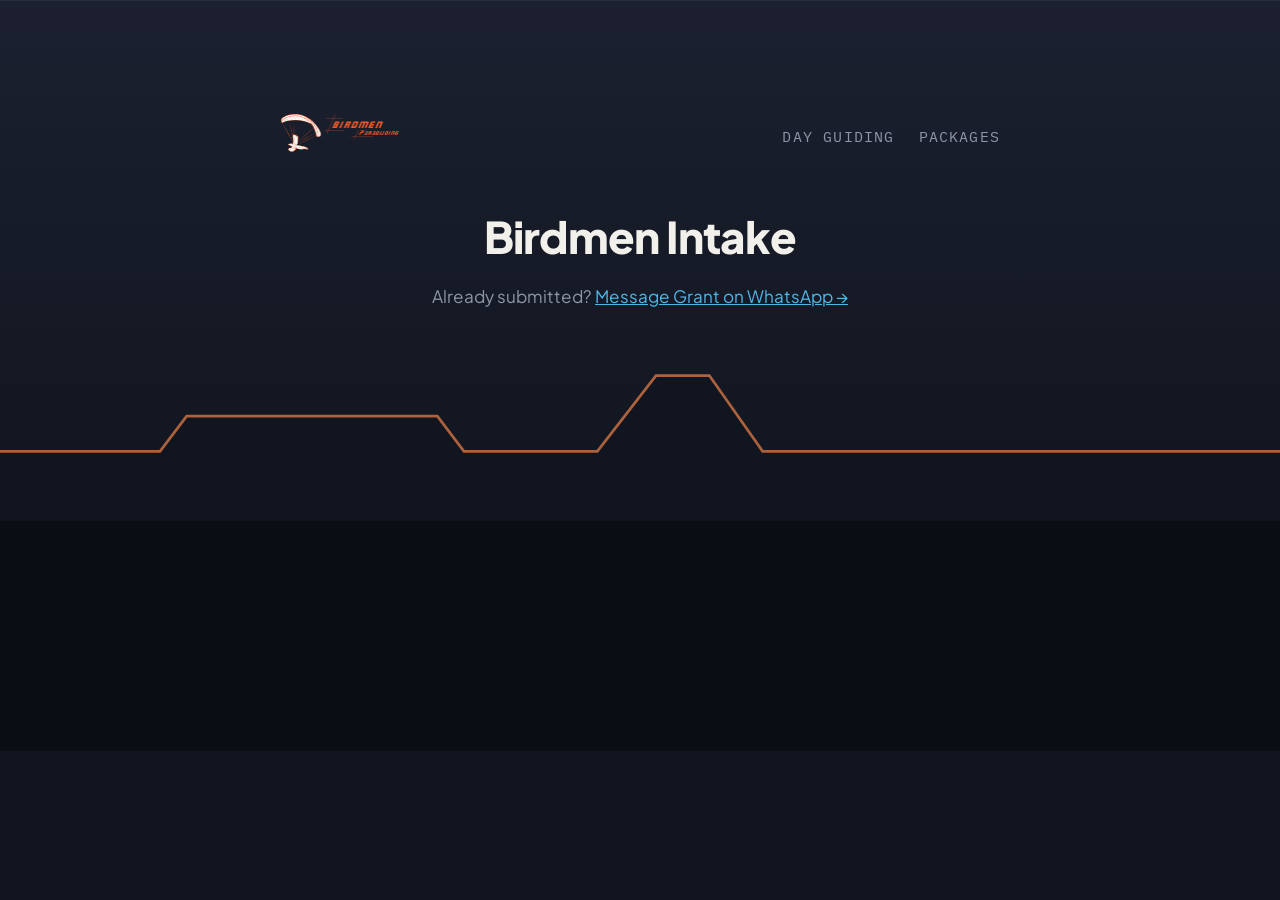
<file: birdmen-intake/index.html>
<!doctype html>
<html lang="en">
<head>
<meta charset="utf-8" />
<meta name="viewport" content="width=device-width, initial-scale=1" />
<title>Intake Form | Birdmen Paragliding</title>
<meta name="description" content="Book a guided paragliding day with Birdmen, Cape Town. Fill in your details once, then pick your dates." />
<meta property="og:site_name" content="Birdmen Paragliding" />
<meta property="og:type" content="website" />
<meta property="og:url" content="https://flyinflow.com/birdmen-intake" />
<meta property="og:title" content="Intake Form | Birdmen Paragliding" />
<meta property="og:description" content="Book a guided paragliding day with Birdmen, Cape Town. Fill in your details once, then pick your dates." />
<meta property="og:image" content="https://flyinflow.com/birdmen-day-trips-hero.jpg" />
<meta name="twitter:card" content="summary_large_image" />
<meta name="twitter:title" content="Intake Form | Birdmen Paragliding" />
<meta name="twitter:description" content="Book a guided paragliding day with Birdmen, Cape Town. Fill in your details once, then pick your dates." />
<meta name="twitter:image" content="https://flyinflow.com/birdmen-day-trips-hero.jpg" />
<link rel="preconnect" href="https://fonts.googleapis.com">
<link rel="preconnect" href="https://fonts.gstatic.com" crossorigin>
<link href="https://fonts.googleapis.com/css2?family=Plus+Jakarta+Sans:wght@400;500;600;700;800&family=IBM+Plex+Mono:wght@400;500&display=swap" rel="stylesheet">
<link rel="icon" href="/favicon-48x48.png" type="image/png" sizes="48x48" />
<link rel="stylesheet" href="/styles.css" />
<style>
  .tally-section {
    background: #0a0d13;
    padding: 0;
  }
  .tally-wrap {
    max-width: 900px;
    margin: 0 auto;
    padding: 24px 20px 56px;
  }
  iframe.tally-embed {
    display: block;
    width: 100%;
    border: none;
    border-radius: 8px;
    background: #0a0d13;
  }
</style>
</head>
<body>
  <section class="hero" style="padding-bottom:0;">
    <div class="wrap" style="padding-top:40px; padding-bottom:40px;">
      <div class="site-nav">
        <a href="/"><img class="logo" src="/birdmen-logo.png" alt="Birdmen Paragliding" /></a>
        <nav class="site-nav-links">
          <a href="/birdmen-guiding">Day Guiding</a>
          <a href="/birdmen-packages">Packages</a>
        </nav>
      </div>
      <div style="text-align:center; padding-top:24px;">
        <h1 style="font-size:clamp(1.6rem,4vw,2.3rem);">Birdmen Intake</h1>
        <p class="note" style="margin:16px 0 0;">Already submitted? <a href="https://wa.me/27792708597?text=Hi%20Grant%2C%20I%27ve%20already%20submitted%20the%20Birdmen%20intake%20form." target="_blank" rel="noopener">Message Grant on WhatsApp →</a></p>
      </div>
    </div>
    <svg class="ridge" viewBox="0 0 1200 160" preserveAspectRatio="none" aria-hidden="true">
      <path class="ridge-fill" d="M0,160 L0,95 L150,95 L175,62 L410,62 L435,95 L560,95 L615,24 L665,24 L715,95 L1200,95 L1200,160 Z" />
      <path class="ridge-line" d="M0,95 L150,95 L175,62 L410,62 L435,95 L560,95 L615,24 L665,24 L715,95 L1200,95" />
    </svg>
  </section>

  <div class="tally-section">
    <div class="tally-wrap">
      <iframe class="tally-embed" data-tally-src="https://tally.so/embed/xXk1W9?alignLeft=1&hideTitle=1&dynamicHeight=1" title="Birdmen Guiding Intake & Waiver" loading="lazy"></iframe>
    </div>
  </div>
  <script src="https://tally.so/widgets/embed.js"></script>
  <script>
    window.addEventListener('load', function () { if (typeof Tally !== 'undefined') Tally.loadEmbeds(); });
  </script>
</body>
</html>
</file>
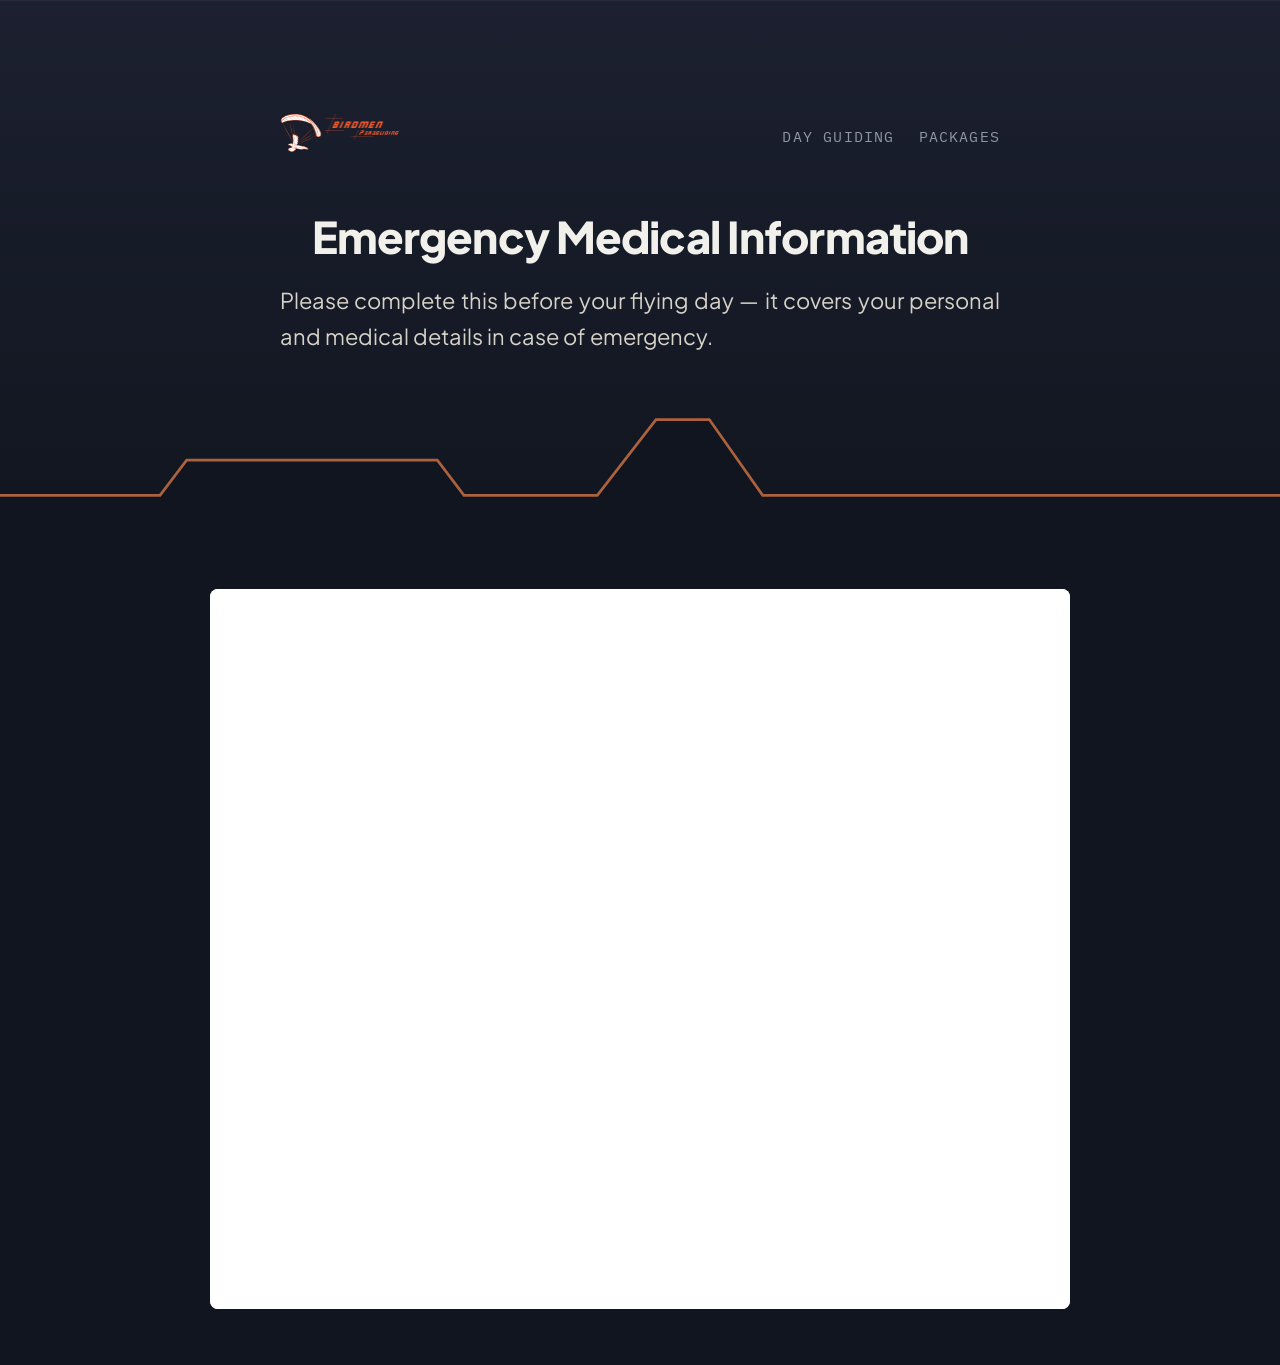
<file: birdmen-medical/index.html>
<!doctype html>
<html lang="en">
<head>
<meta charset="utf-8" />
<meta name="viewport" content="width=device-width, initial-scale=1" />
<title>Emergency Medical Information | Birdmen Paragliding</title>
<meta name="description" content="Required pre-flight medical and emergency contact information for Birdmen Paragliding guided days." />
<meta name="robots" content="noindex, nofollow" />
<link rel="preconnect" href="https://fonts.googleapis.com">
<link rel="preconnect" href="https://fonts.gstatic.com" crossorigin>
<link href="https://fonts.googleapis.com/css2?family=Plus+Jakarta+Sans:wght@400;500;600;700;800&family=IBM+Plex+Mono:wght@400;500&display=swap" rel="stylesheet">
<link rel="icon" href="/favicon-48x48.png" type="image/png" sizes="48x48" />
<link rel="stylesheet" href="/styles.css" />
<style>
  .form-wrap {
    max-width: 900px;
    margin: 0 auto;
    padding: 24px 20px 56px;
  }
  iframe.ms-form {
    display: block;
    width: 100%;
    height: 80vh;
    min-height: 700px;
    border: none;
    border-radius: 8px;
    background: #fff;
  }
</style>
</head>
<body>
  <section class="hero" style="padding-bottom:0;">
    <div class="wrap" style="padding-top:40px; padding-bottom:40px;">
      <div class="site-nav">
        <a href="/"><img class="logo" src="/birdmen-logo.png" alt="Birdmen Paragliding" /></a>
        <nav class="site-nav-links">
          <a href="/birdmen-guiding">Day Guiding</a>
          <a href="/birdmen-packages">Packages</a>
        </nav>
      </div>
      <div style="text-align:center; padding-top:24px;">
        <h1 style="font-size:clamp(1.6rem,4vw,2.3rem);">Emergency Medical Information</h1>
        <p class="lede" style="margin:0 auto; max-width:52ch;">Please complete this before your flying day &mdash; it covers your personal and medical details in case of emergency.</p>
      </div>
    </div>
    <svg class="ridge" viewBox="0 0 1200 160" preserveAspectRatio="none" aria-hidden="true">
      <path class="ridge-fill" d="M0,160 L0,95 L150,95 L175,62 L410,62 L435,95 L560,95 L615,24 L665,24 L715,95 L1200,95 L1200,160 Z" />
      <path class="ridge-line" d="M0,95 L150,95 L175,62 L410,62 L435,95 L560,95 L615,24 L665,24 L715,95 L1200,95" />
    </svg>
  </section>

  <div class="form-wrap">
    <iframe class="ms-form" src="https://forms.cloud.microsoft/pages/responsepage.aspx?id=DQSIkWdsW0yxEjajBLZtrQAAAAAAAAAAAAMAAJ75DItUOTZZM1ZTMkcwNVFIME5ZVVZHUUdaUU1OMy4u&route=shorturl" title="Birdmen Paragliding Emergency Medical Information" loading="lazy"></iframe>
  </div>
</body>
</html>
</file>
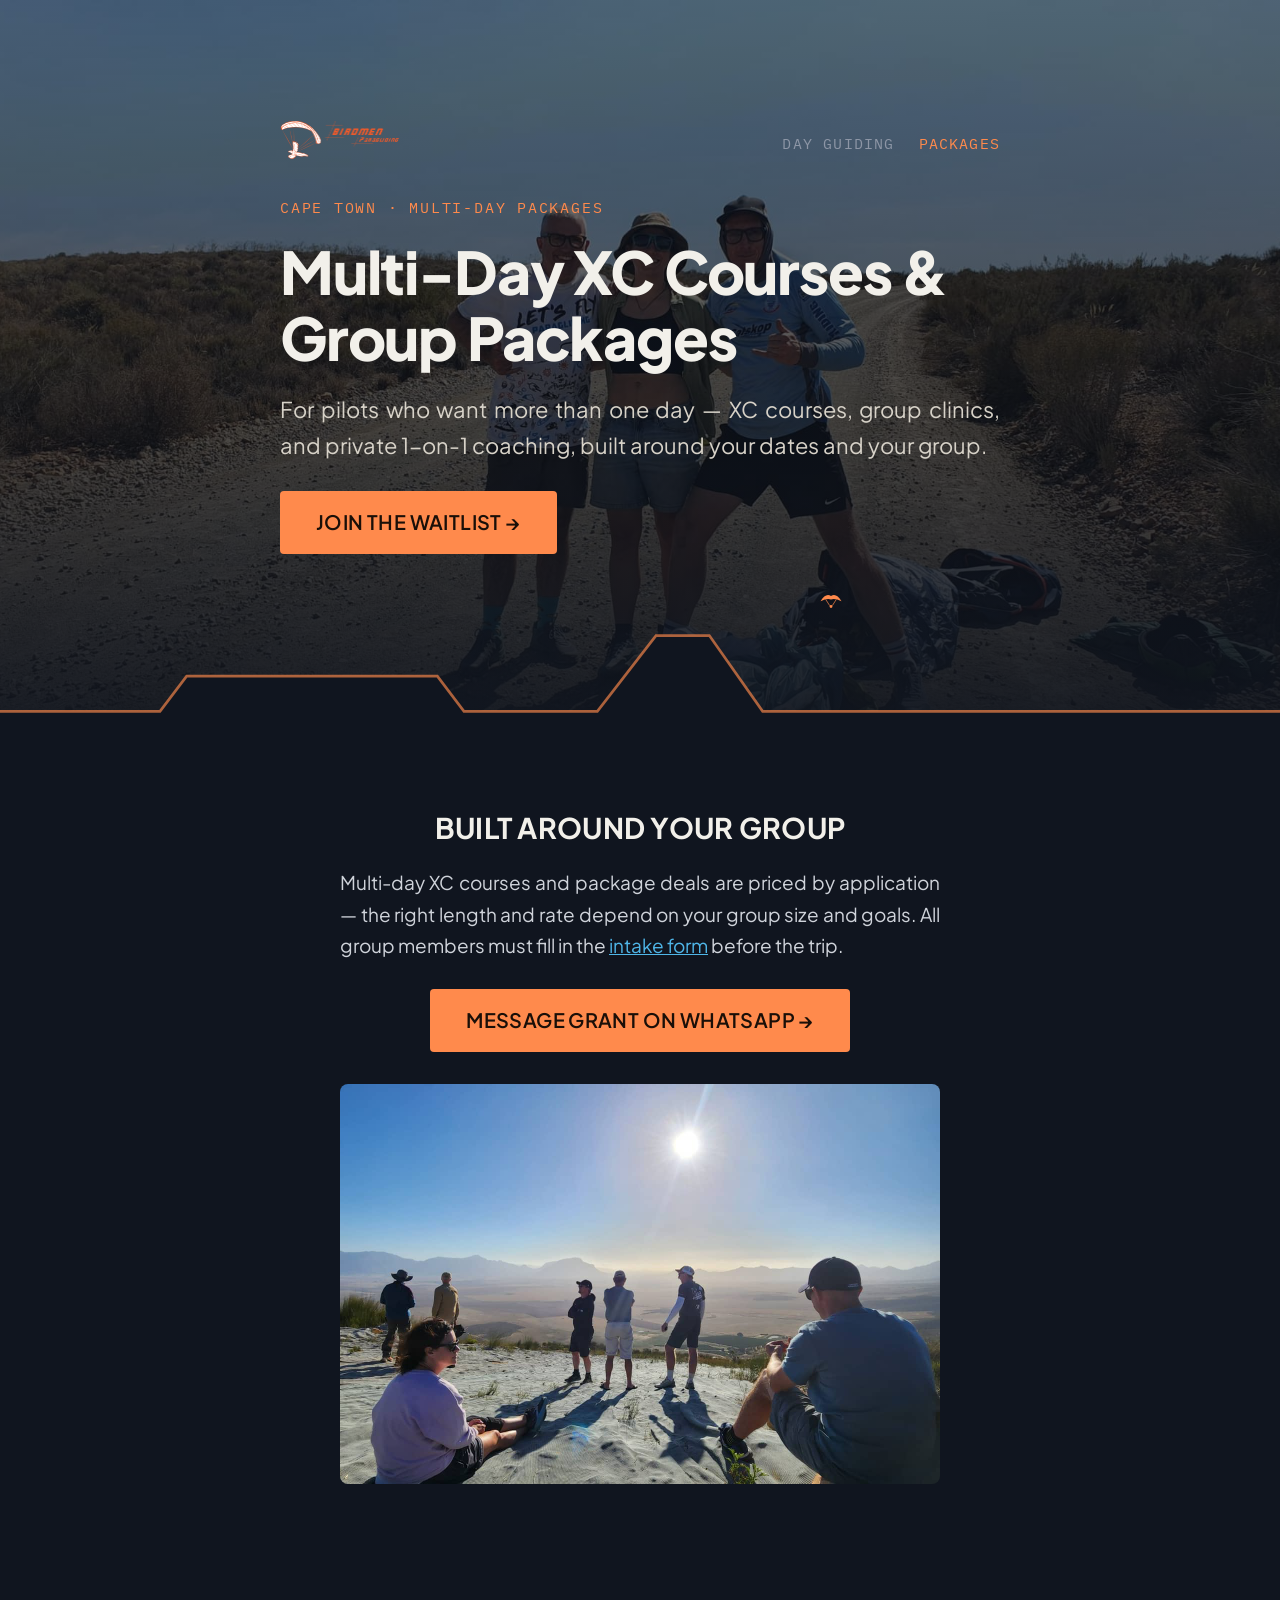
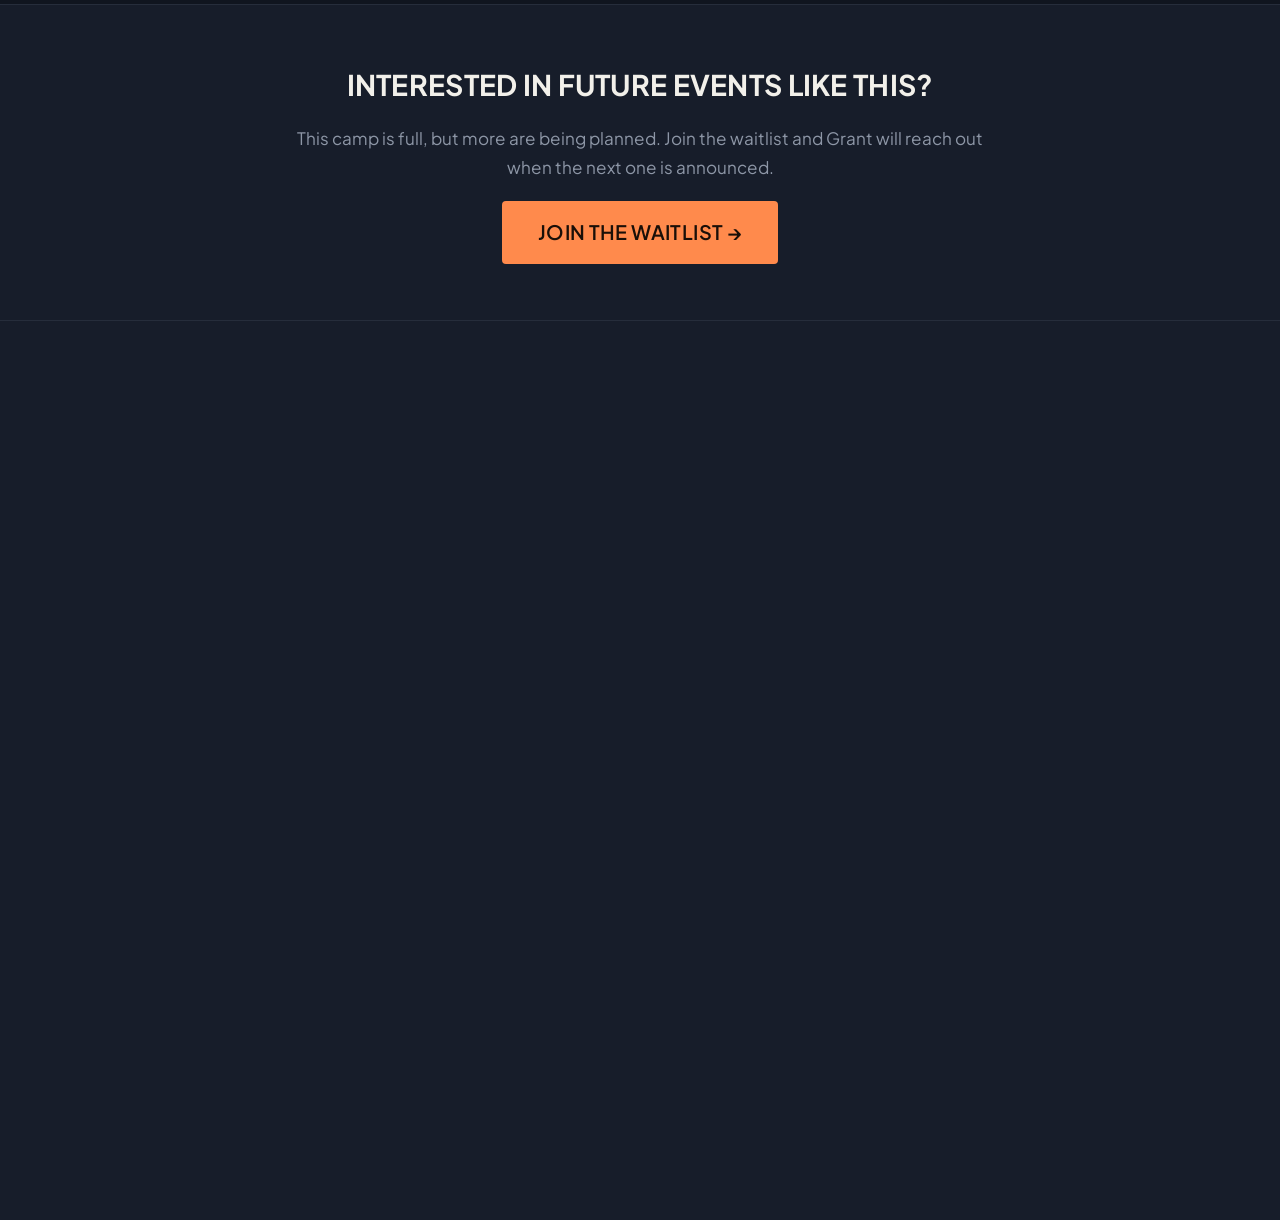
<file: birdmen-packages/index.html>
<!doctype html>
<html lang="en">
<head>
<meta charset="utf-8" />
<meta name="viewport" content="width=device-width, initial-scale=1" />
<title>Multi-Day Packages &amp; XC Courses | Birdmen Paragliding</title>
<meta name="description" content="Multi-day XC courses, group clinics, and private 1-on-1 coaching with Birdmen Paragliding, Cape Town. Request your dates, Grant confirms by email." />
<meta property="og:site_name" content="Birdmen Paragliding" />
<meta property="og:type" content="website" />
<meta property="og:url" content="https://flyinflow.com/birdmen-packages" />
<meta property="og:title" content="Multi-Day Packages &amp; XC Courses | Birdmen Paragliding" />
<meta property="og:description" content="Multi-day XC courses, group clinics, and private 1-on-1 coaching with Birdmen Paragliding, Cape Town. Request your dates, Grant confirms by email." />
<meta property="og:image" content="https://flyinflow.com/birdmen-packages-hero.jpg" />
<meta name="twitter:card" content="summary_large_image" />
<meta name="twitter:title" content="Multi-Day Packages &amp; XC Courses | Birdmen Paragliding" />
<meta name="twitter:description" content="Multi-day XC courses, group clinics, and private 1-on-1 coaching with Birdmen Paragliding, Cape Town. Request your dates, Grant confirms by email." />
<meta name="twitter:image" content="https://flyinflow.com/birdmen-packages-hero.jpg" />
<link rel="preconnect" href="https://fonts.googleapis.com">
<link rel="preconnect" href="https://fonts.gstatic.com" crossorigin>
<link href="https://fonts.googleapis.com/css2?family=Plus+Jakarta+Sans:wght@400;500;600;700;800&family=IBM+Plex+Mono:wght@400;500&display=swap" rel="stylesheet">
<link rel="icon" href="/favicon-48x48.png" type="image/png" sizes="48x48" />
<link rel="stylesheet" href="/styles.css" />
<style>
  h1, h2 { text-align: center; }
  .hero h1 { text-align: left; max-width: 820px; }
  .intro-text { text-align: justify; max-width: 600px; margin-left: auto; margin-right: auto; }
  .no-border { padding: 24px 0 88px; }
  .cal-block { margin-bottom: 56px; }
  .cal-block:last-child { margin-bottom: 0; }
  .cal-block h2 { margin-bottom: 6px; }
  .cal-block p.note { text-align: center; margin: 0 0 20px; }
  .camp-card { text-align: center; }
  .camp-ctas { display: flex; gap: 16px; justify-content: center; flex-wrap: wrap; }
  .group-photo {
    width: 100%;
    max-width: 600px;
    border-radius: 8px;
    margin: 32px auto;
    display: block;
  }
  section.camp-section {
    height: 100vh;
    padding: 0;
  }
  iframe.camp-embed {
    display: block;
    width: 100%;
    height: 100%;
    border: none;
    background: var(--bg-raised);
  }
</style>
</head>
<body>
  <section class="hero hero-photo" style="border-top:none; background-image:url('/birdmen-packages-hero.jpg');">
    <div class="wrap">
      <div class="site-nav">
        <a href="/"><img class="logo" src="/birdmen-logo.png" alt="Birdmen Paragliding" /></a>
        <nav class="site-nav-links">
          <a href="/birdmen-guiding">Day Guiding</a>
          <a href="/birdmen-packages" class="active">Packages</a>
        </nav>
      </div>
      <p class="eyebrow">Cape Town · Multi-Day Packages</p>
      <h1>Multi-Day XC Courses &amp; Group Packages</h1>
      <p class="lede">For pilots who want more than one day &mdash; XC courses, group clinics, and private 1-on-1 coaching, built around your dates and your group.</p>
      <div style="margin-top:28px;">
        <a class="cta" href="https://tally.so/r/BzONeA" target="_blank" rel="noopener">Join the Waitlist →</a>
      </div>
    </div>
    <svg class="ridge" viewBox="0 0 1200 160" preserveAspectRatio="none" aria-hidden="true">
      <path class="ridge-fill" d="M0,160 L0,95 L150,95 L175,62 L410,62 L435,95 L560,95 L615,24 L665,24 L715,95 L1200,95 L1200,160 Z" />
      <path class="ridge-line" d="M0,95 L150,95 L175,62 L410,62 L435,95 L560,95 L615,24 L665,24 L715,95 L1200,95" />
    </svg>
    <svg class="hero-glider" viewBox="0 0 32 24" aria-hidden="true">
      <path d="M4,14 Q10,4 16,8 Q22,4 28,14 Q20,10 16,12 Q12,10 4,14 Z" fill="var(--sunset)" />
      <line x1="10" y1="12" x2="14.5" y2="19" stroke="var(--sunset)" stroke-width="0.8" />
      <line x1="22" y1="12" x2="17.5" y2="19" stroke="var(--sunset)" stroke-width="0.8" />
      <circle cx="16" cy="20" r="1.6" fill="var(--sunset)" />
    </svg>
  </section>

  <section class="bg-a no-border">
    <div class="wrap">
      <h2>Built Around Your Group</h2>
      <p class="intro-text">Multi-day XC courses and package deals are priced by application &mdash; the right length and rate depend on your group size and goals. All group members must fill in the <a href="https://flyinflow.com/birdmen-intake">intake form</a> before the trip.</p>
      <div class="camp-ctas" style="margin:28px 0 8px;">
        <a class="cta" href="https://wa.me/27792708597?text=Hi%20Grant%2C%20I%27d%20like%20to%20ask%20about%20a%20multi-day%20XC%20course%20%2F%20group%20package." target="_blank" rel="noopener">Message Grant on WhatsApp →</a>
      </div>
      <img class="group-photo" src="/xc-flow-camp.jpg" alt="XC Flow Camp" />
    </div>
  </section>

  <section class="bg-b">
    <div class="wrap camp-card">
      <h2>Interested in Future Events Like This?</h2>
      <p class="note">This camp is full, but more are being planned. Join the waitlist and Grant will reach out when the next one is announced.</p>
      <div class="camp-ctas" style="margin-top:20px;">
        <a class="cta" href="https://tally.so/r/BzONeA" target="_blank" rel="noopener">Join the Waitlist →</a>
      </div>
    </div>
  </section>

  <section class="bg-a camp-section">
    <iframe class="camp-embed" src="https://cal.com/xc-flow-camp" title="XC Flow Camp" loading="lazy"></iframe>
  </section>

</body>
</html>
</file>
<file: styles.css>
:root {
  color-scheme: dark;
  --bg: #10151f;
  --bg-raised: #171d2a;
  --line: #262d3b;
  --sunset: #ff8a4c;
  --sunset-dim: #c96a39;
  --sky: #4fb6e8;
  --text: #f2f0ea;
  --text-dim: #8d96a6;
  --font-display: 'Plus Jakarta Sans', sans-serif;
  --font-body: 'Plus Jakarta Sans', sans-serif;
  --font-mono: 'IBM Plex Mono', monospace;
}

* { box-sizing: border-box; }

html { font-size: 19px; }

html, body {
  margin: 0;
  background: var(--bg);
  color: var(--text);
  font-family: var(--font-body);
  line-height: 1.65;
  -webkit-font-smoothing: antialiased;
}

a { color: var(--sky); }
a:focus-visible, button:focus-visible, .cta:focus-visible { outline: 2px solid var(--sunset); outline-offset: 3px; }

.wrap { max-width: 760px; margin: 0 auto; padding: 0 20px; }

/* ridge-line signature motif */
.ridge {
  display: block;
  width: 100%;
  height: auto;
}
.ridge .ridge-fill { fill: var(--bg); }
.ridge .ridge-line { fill: none; stroke: var(--sunset); stroke-width: 2.5; opacity: 0.65; }

.hero {
  position: relative;
  padding: 72px 0 0;
  background: linear-gradient(180deg, #1c2030 0%, #151a26 55%, var(--bg) 100%);
  overflow: hidden;
}
.hero-photo {
  background-size: cover;
  background-position: center 35%;
  background-blend-mode: normal;
  padding: 120px 0 0;
}
.hero-photo::before {
  content: '';
  position: absolute;
  inset: 0;
  background: linear-gradient(180deg, rgba(10,13,19,0.55) 0%, rgba(10,13,19,0.72) 55%, var(--bg) 100%);
  z-index: 0;
}
.hero-photo .wrap { position: relative; z-index: 1; }
.hero-photo .ridge { position: relative; z-index: 1; }
.hero-glider {
  position: absolute;
  right: 34%;
  bottom: 170px;
  width: 28px;
  height: auto;
  z-index: 2;
}
@media (max-width: 560px) {
  .hero-glider { right: 24%; bottom: 140px; width: 22px; }
}
.hero .wrap { position: relative; z-index: 1; padding-bottom: 56px; }
.logo {
  height: 46px;
  width: auto;
  margin-bottom: 22px;
}

.site-nav {
  display: flex;
  align-items: center;
  justify-content: space-between;
  flex-wrap: wrap;
  gap: 14px;
  margin-bottom: 28px;
}
.site-nav .logo { height: 40px; margin-bottom: 0; }
.site-nav-links {
  display: flex;
  gap: 24px;
  flex-wrap: wrap;
  font-family: var(--font-mono);
  font-size: 0.78rem;
  letter-spacing: 0.08em;
  text-transform: uppercase;
}
.site-nav-links a {
  color: var(--text-dim);
  text-decoration: none;
  transition: color 0.15s ease;
}
.site-nav-links a:hover,
.site-nav-links a.active {
  color: var(--sunset);
}
@media (max-width: 560px) {
  .site-nav-links { gap: 16px; font-size: 0.7rem; }
}
.eyebrow {
  font-family: var(--font-mono);
  font-size: 0.78rem;
  letter-spacing: 0.12em;
  text-transform: uppercase;
  color: var(--sunset);
  margin: 0 0 18px;
}
h1, .h1 {
  font-family: var(--font-display);
  font-weight: 800;
  font-size: clamp(2rem, 5vw, 3.1rem);
  line-height: 1.12;
  letter-spacing: -0.02em;
  margin: 0 0 20px;
  color: var(--text);
}
.hero p.lede {
  font-size: 1.15rem;
  color: #d7d2c8;
  max-width: 46ch;
  margin: 0;
  text-align: justify;
}

h2, .h2 {
  font-family: var(--font-display);
  font-weight: 700;
  font-size: 1.5rem;
  letter-spacing: 0.01em;
  text-transform: uppercase;
  color: var(--text);
  margin: 0 0 16px;
}

section { padding: 56px 0; border-top: 1px solid var(--line); }
section.no-border { border-top: none; }
.bg-a { background: var(--bg); }
.bg-b { background: var(--bg-raised); }

p { color: #cfd3da; margin: 0 0 14px; }
.lede { color: #d7d2c8; }

ul.plain { list-style: none; padding: 0; margin: 0 0 14px; }
ul.plain li { color: #cfd3da; padding: 4px 0; }

.sites-grid {
  display: grid;
  grid-template-columns: repeat(2, 1fr);
  gap: 4px 20px;
  list-style: none;
  padding: 0;
  margin: 0;
}
.sites-grid li {
  font-family: var(--font-mono);
  font-size: 0.92rem;
  color: var(--text);
  padding: 6px 0;
  border-bottom: 1px dashed var(--line);
}

.two-col {
  display: grid;
  grid-template-columns: 1fr 1fr;
  gap: 32px;
}
@media (max-width: 560px) {
  .two-col { grid-template-columns: 1fr; gap: 28px; }
  .sites-grid { grid-template-columns: 1fr; }
}
.two-col h3 {
  font-family: var(--font-mono);
  font-size: 0.78rem;
  letter-spacing: 0.1em;
  text-transform: uppercase;
  color: var(--text-dim);
  margin: 0 0 10px;
}
.two-col ul { list-style: none; padding: 0; margin: 0; text-align: center; }
.two-col li { color: #cfd3da; padding: 6px 0; }
.two-col .included li::before { content: '+  '; color: var(--sunset); }
.two-col .excluded li::before { content: '\2013  '; color: var(--text-dim); }
.two-col .polaroid { margin: 20px auto 0; }

table.rates {
  width: 100%;
  border-collapse: collapse;
  margin: 8px 0 16px;
  font-family: var(--font-mono);
}
table.rates th, table.rates td {
  text-align: left;
  padding: 14px 0;
  border-bottom: 1px solid var(--line);
}
table.rates th {
  color: var(--text-dim);
  font-weight: 500;
  font-size: 0.75rem;
  letter-spacing: 0.08em;
  text-transform: uppercase;
}
table.rates td:first-child { color: var(--text); font-family: var(--font-body); }
table.rates td.rate { color: var(--sunset); font-size: 1.3rem; font-weight: 500; text-align: right; }
.note { color: var(--text-dim); font-size: 0.9rem; }

.cta-band { text-align: center; padding: 64px 0 80px; }
a.cta {
  display: inline-block;
  background: var(--sunset);
  color: #1a0f08;
  text-decoration: none;
  padding: 15px 36px;
  border-radius: 4px;
  font-family: var(--font-display);
  font-weight: 600;
  font-size: 1.05rem;
  letter-spacing: 0.02em;
  text-transform: uppercase;
  transition: background 0.15s ease;
}
a.cta:hover { background: #ffa06c; }
a.cta.secondary {
  background: transparent;
  color: var(--text);
  border: 1px solid var(--line);
}
a.cta.secondary:hover { border-color: var(--sunset); }

.links-row { margin-top: 18px; font-size: 0.9rem; }
.links-row a { color: var(--text-dim); text-decoration: none; }
.links-row a:hover { color: var(--sunset); }

/* polaroid scatter */
.polaroid-row {
  display: flex;
  justify-content: center;
  gap: 28px;
  flex-wrap: wrap;
  padding: 8px 0 40px;
}
.polaroid {
  background: #f2f0ea;
  padding: 10px 10px 32px;
  box-shadow: 0 10px 24px rgba(0,0,0,0.35);
  width: 200px;
}
.polaroid img { display: block; width: 100%; height: 150px; object-fit: cover; }
.polaroid:nth-child(1) { transform: rotate(-4deg); }
.polaroid:nth-child(2) { transform: rotate(3deg); margin-top: 18px; }
.polaroid:nth-child(3) { transform: rotate(-2deg); }
.polaroid:nth-child(4) { transform: rotate(4deg); margin-top: 10px; }
@media (max-width: 560px) {
  .polaroid { width: 42%; }
  .polaroid img { height: 110px; }
}

/* guide cards */
.guides {
  display: grid;
  grid-template-columns: 1fr 1fr;
  gap: 40px;
}
@media (max-width: 560px) { .guides { grid-template-columns: 1fr; } }
.guide-card img {
  width: 140px;
  height: 140px;
  border-radius: 50%;
  object-fit: cover;
  object-position: top center;
  border: 2px solid var(--sunset);
  margin-bottom: 16px;
}
.guide-card h3 {
  font-family: var(--font-display);
  font-weight: 700;
  color: #fff;
  font-size: 1.15rem;
  text-transform: none;
  letter-spacing: 0;
  margin: 0 0 2px;
}
.guide-card .role {
  font-family: var(--font-mono);
  color: var(--sunset);
  font-size: 0.8rem;
  letter-spacing: 0.04em;
  margin: 0 0 12px;
}

@media (prefers-reduced-motion: reduce) {
  * { transition: none !important; animation: none !important; }
}
</file>
